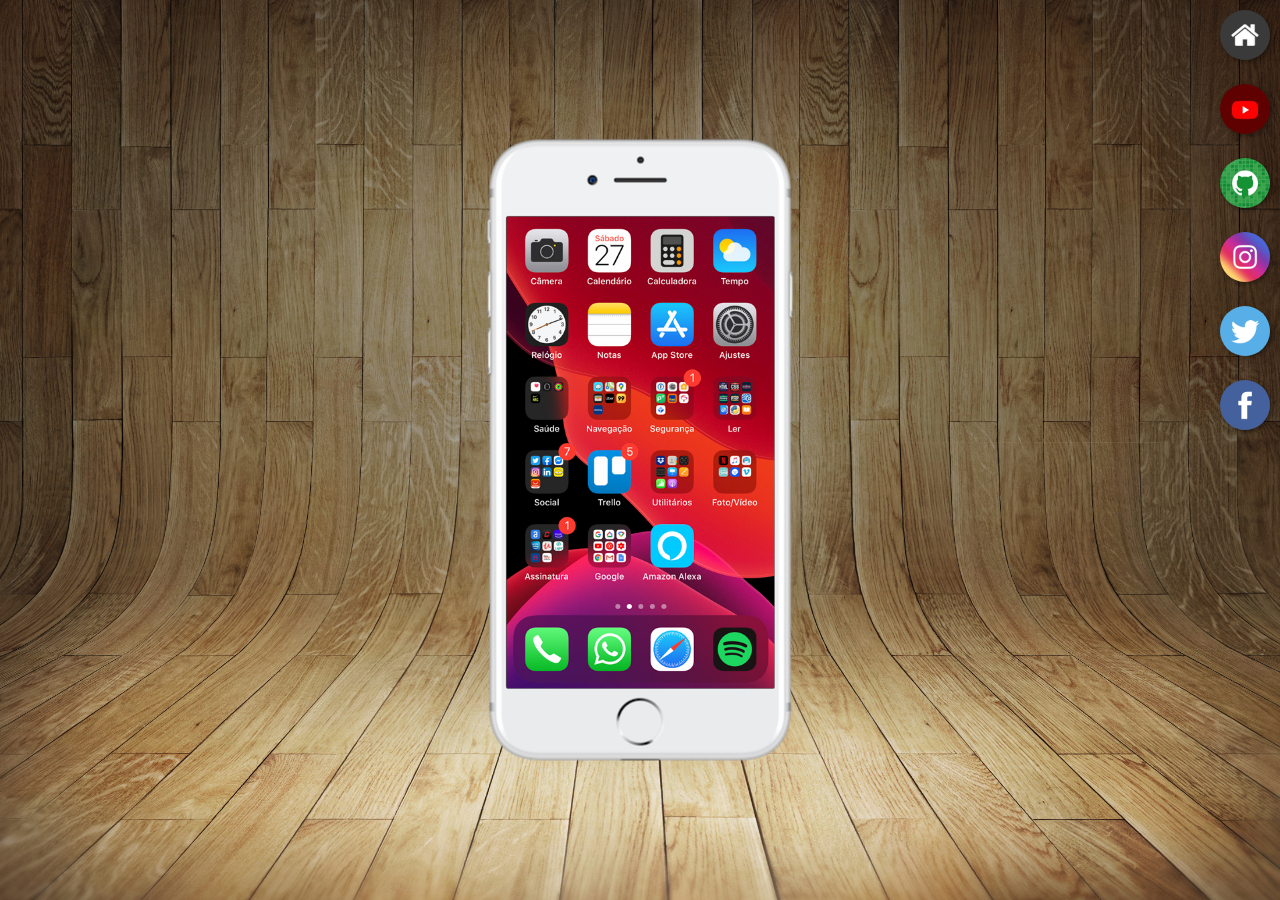
<file: index.html>
<!DOCTYPE html>
<html lang="pt-BR">
<head>
    <meta charset="UTF-8">
    <meta name="viewport" content="width=device-width, initial-scale=1.0">
    <link rel="shortcut icon" href="favicon.ico" type="image/x-icon">
    <title>Projeto Redes Sociais</title>
    <link rel="stylesheet" href="/estilos/style.css">
</head>
<body>
    <main>
        <section id="telefone">
            <iframe src="home.html" name="tela" id="tela" frameborder="0"></iframe>
        </section>
        <section id="redes-sociais">
            <a href="home.html" target="tela"><img src="imagens/logo-home.jpg" alt="Home"></a><br>
            <a href="youtube.html" target="tela"><img src="imagens/logo-youtube.jpg" alt="Youtube"></a><br>
            <a href="github.html" target="tela"><img src="imagens/logo-github.jpg" alt="Github"></a><br>
            <a href="instagram.html" target="tela"><img src="imagens/logo-instagram.jpg" alt="Instagram"></a><br>
            <a href="imagens/tela-twitter.jpg" target="tela"><img src="imagens/logo-twitter.jpg" alt="Twitter"></a><br>
            <a href="facebook.html" target="tela"><img src="imagens/logo-facebook.jpg" alt="Facebook"></a>
            

        </section>
    </main>
    
</body>
</html>
</file>
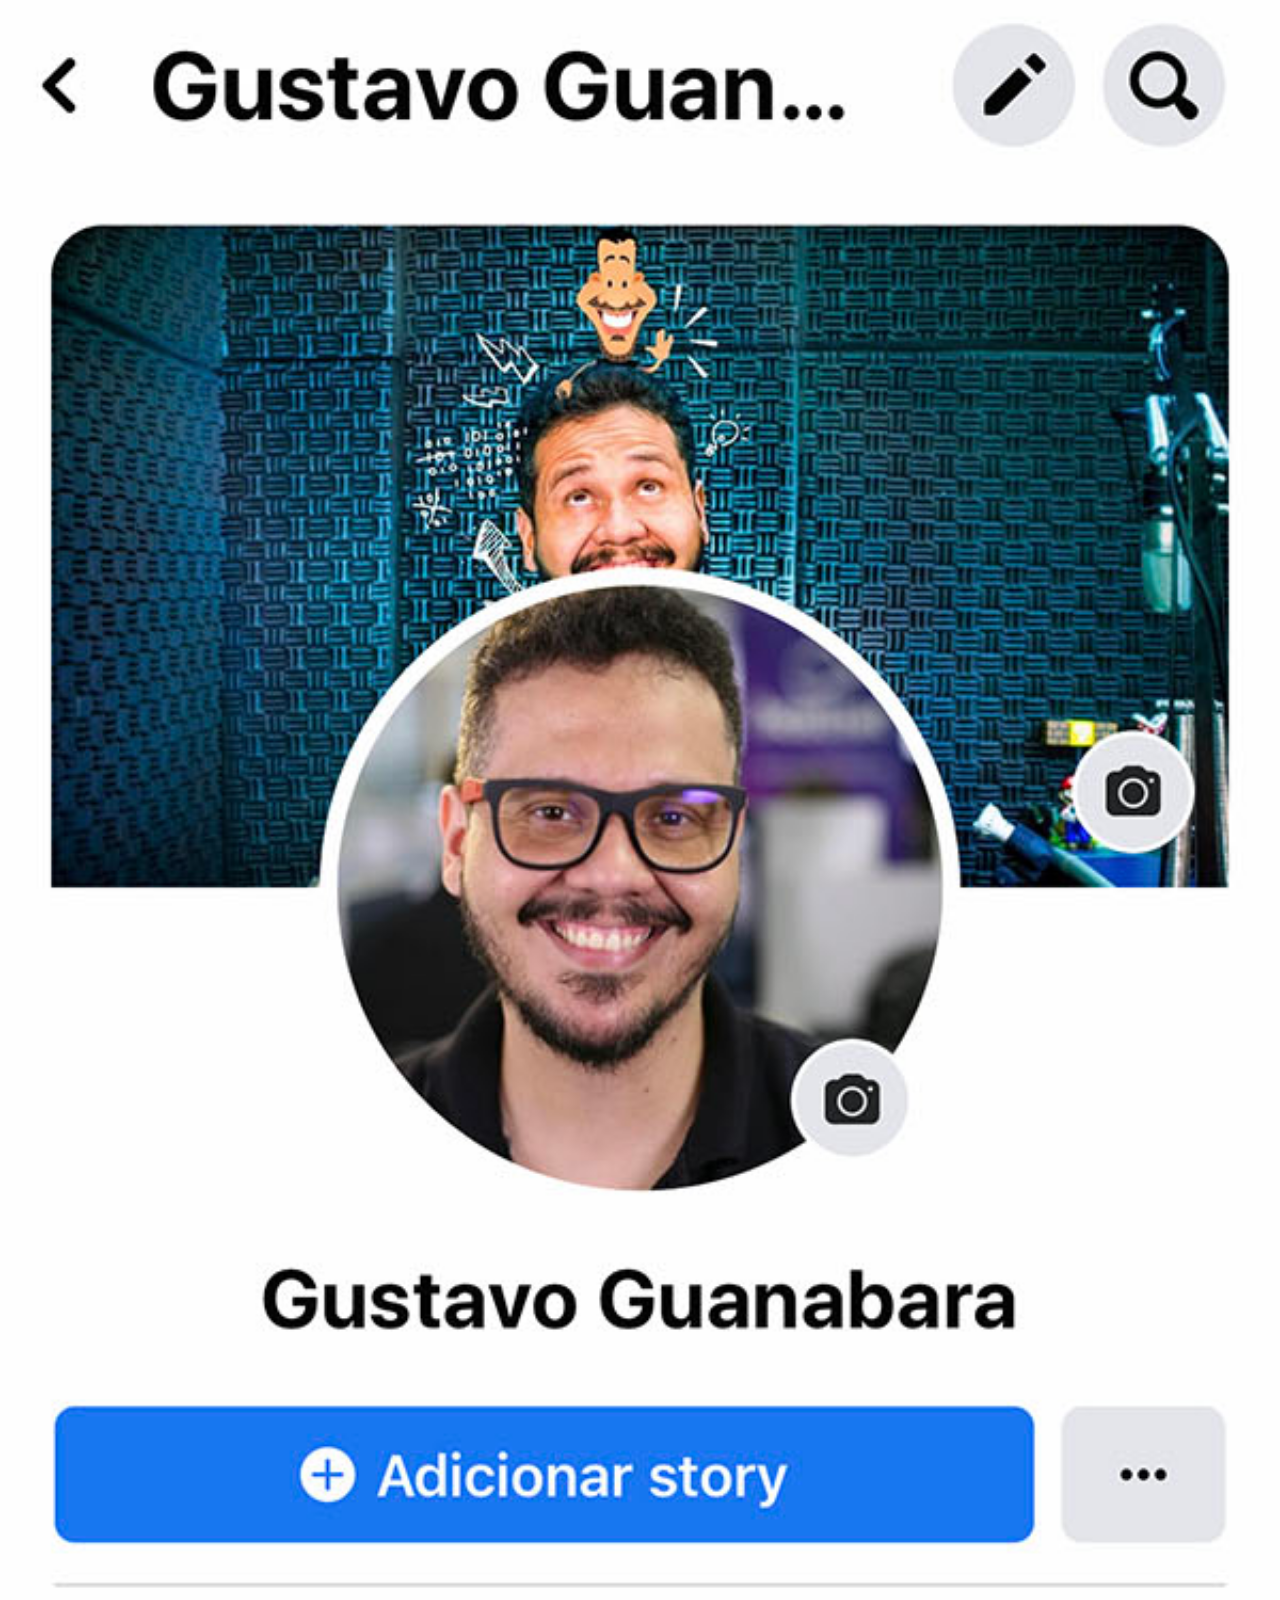
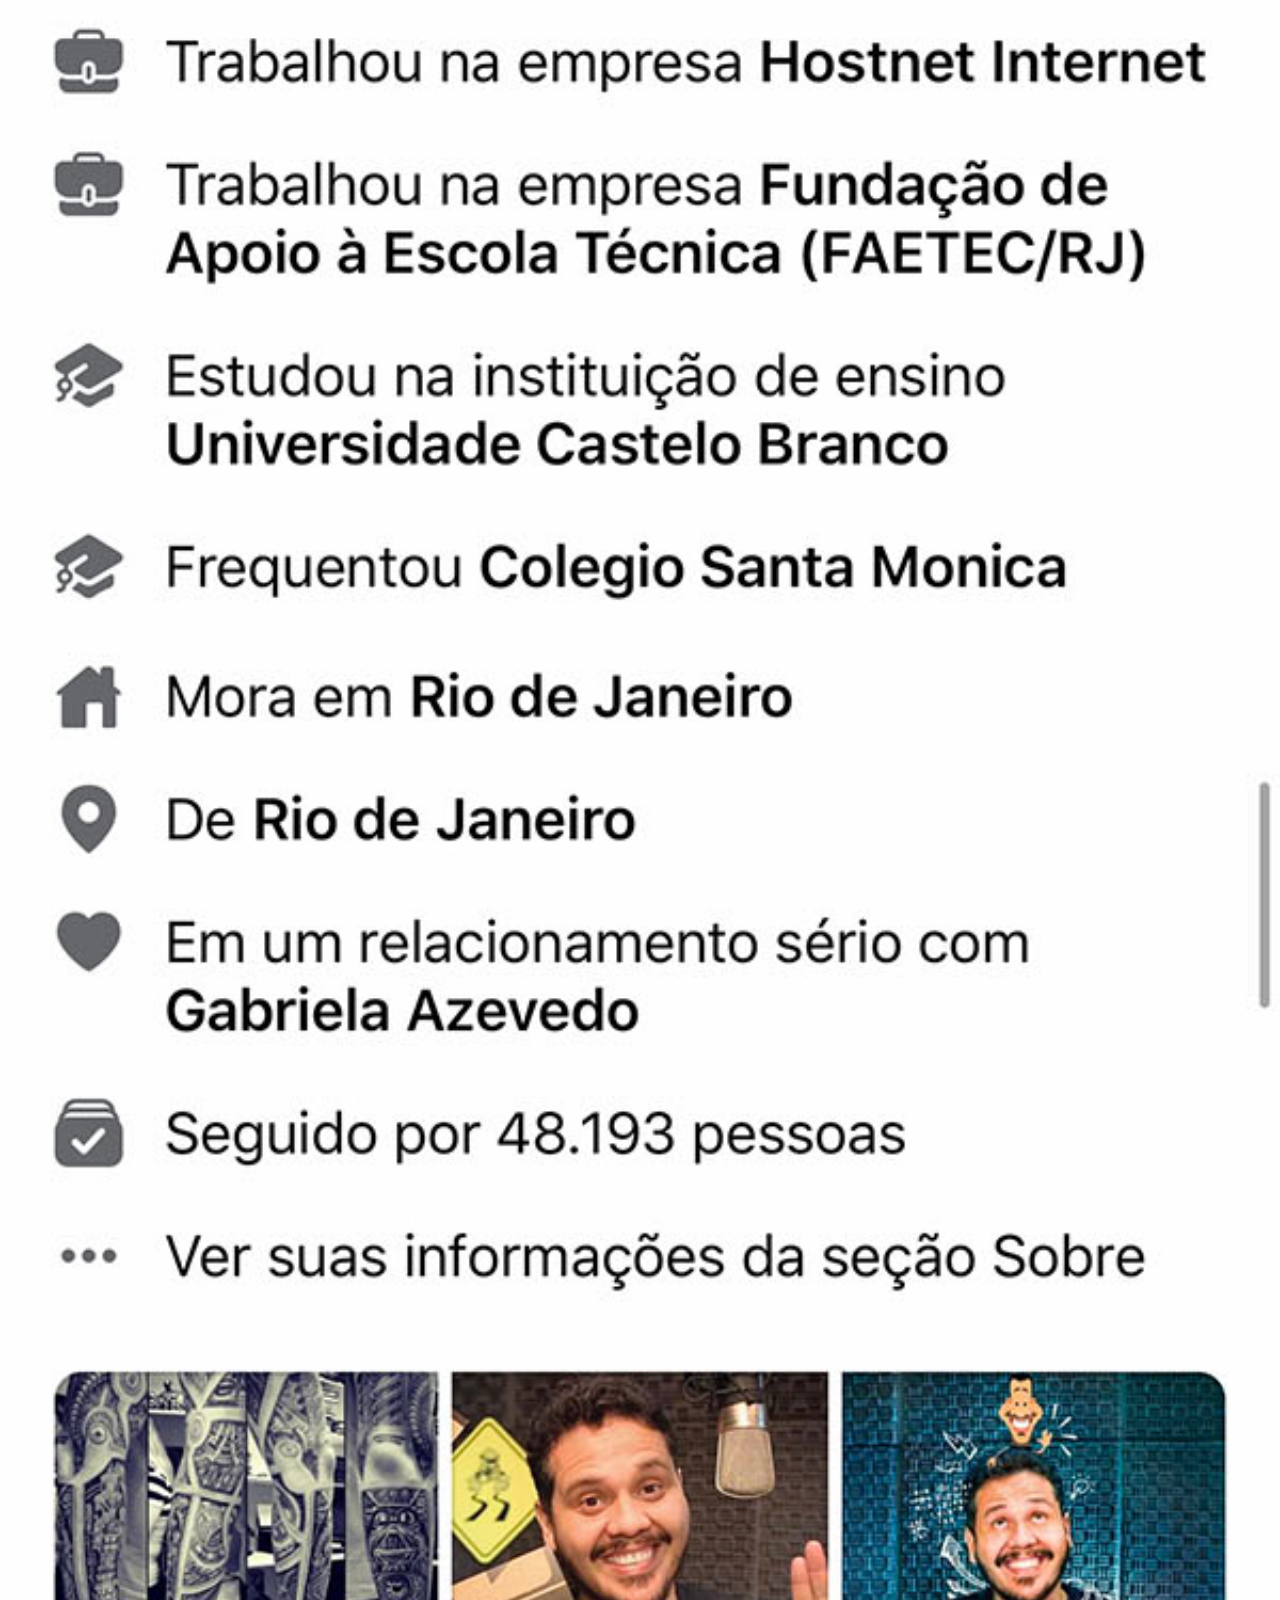
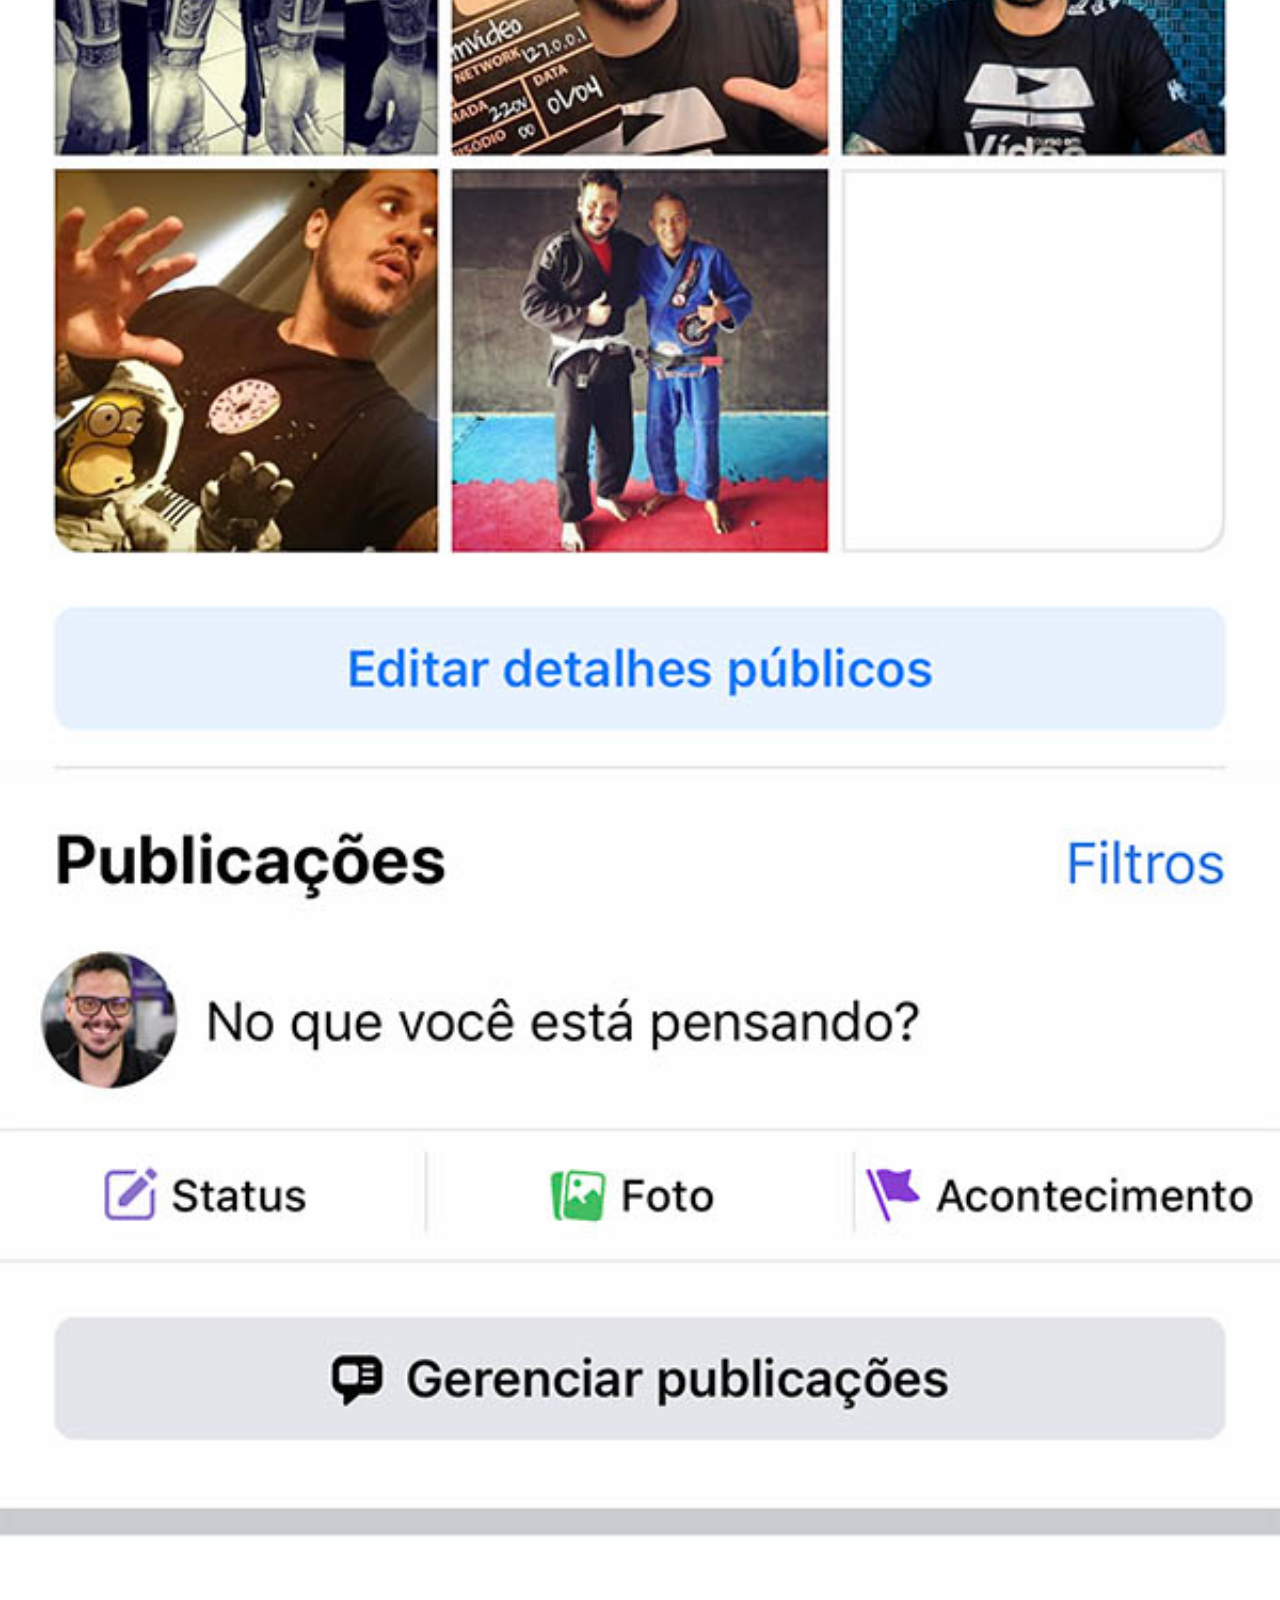
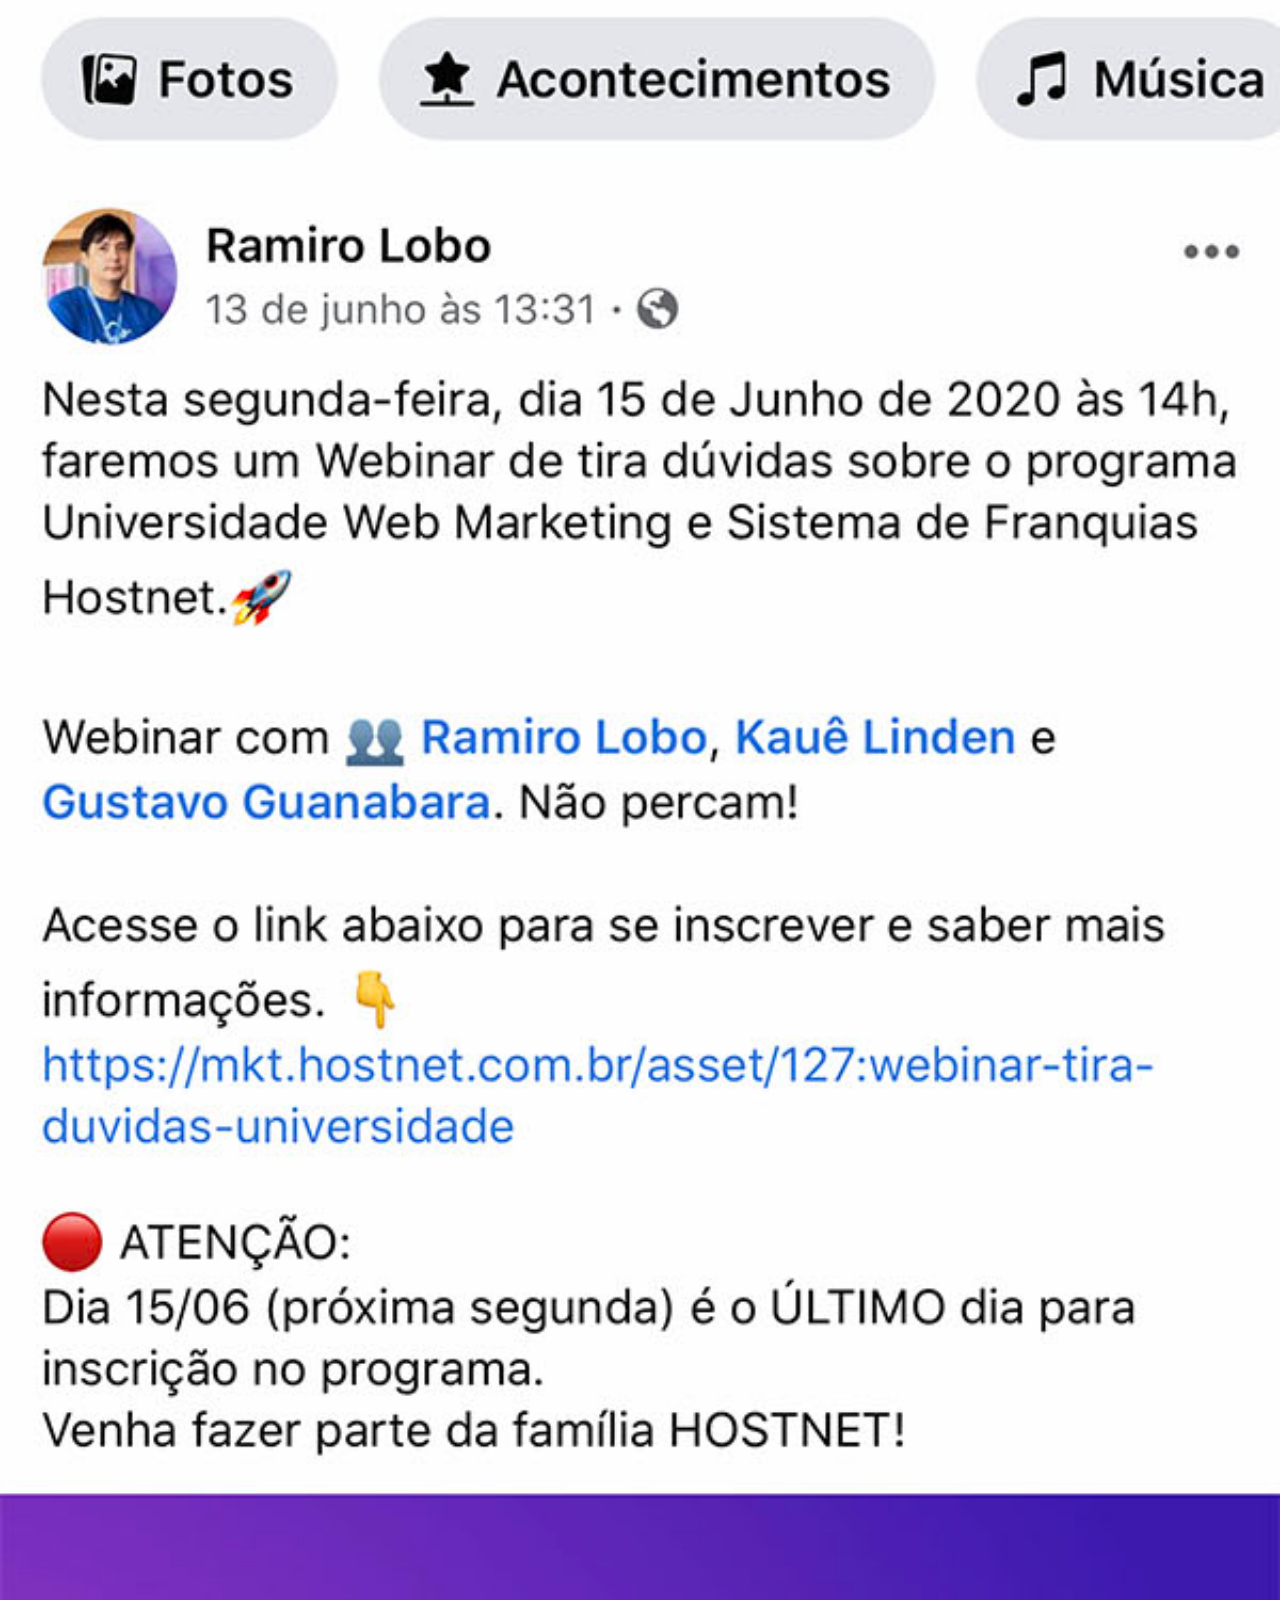
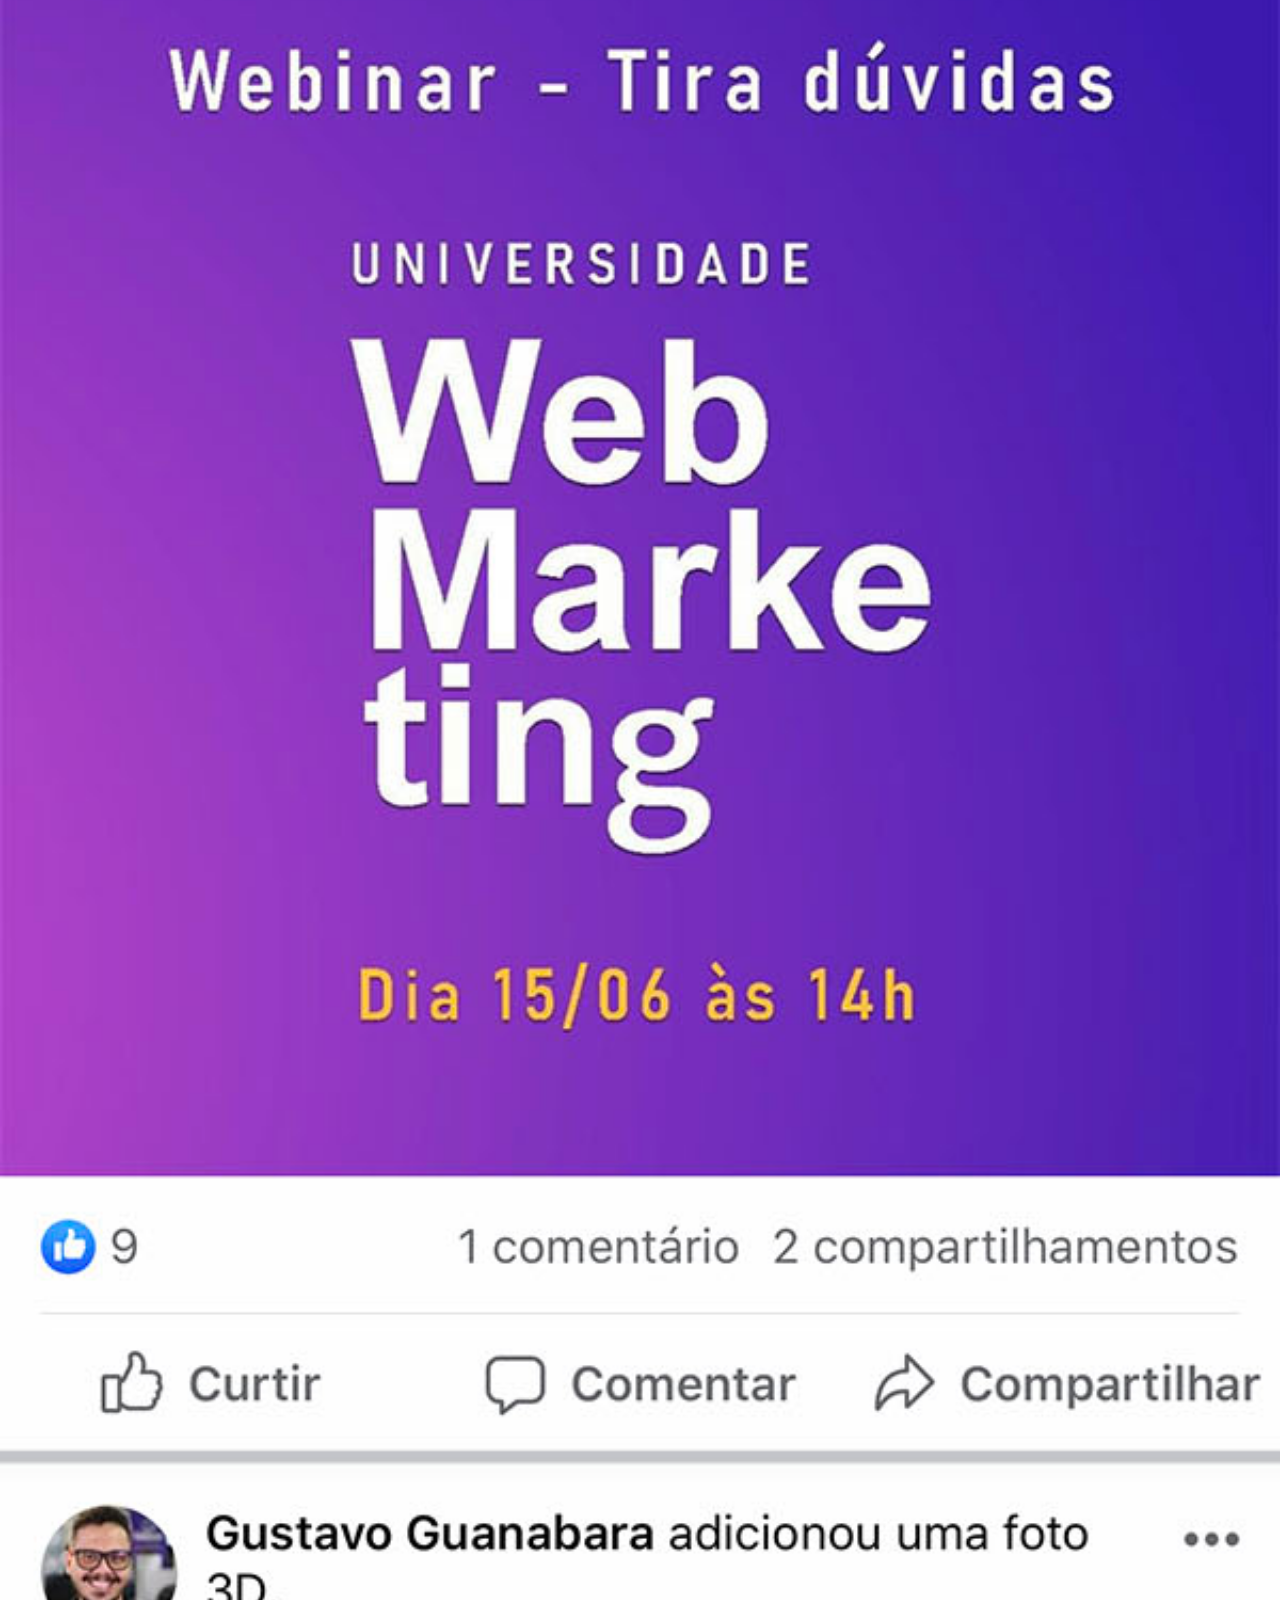
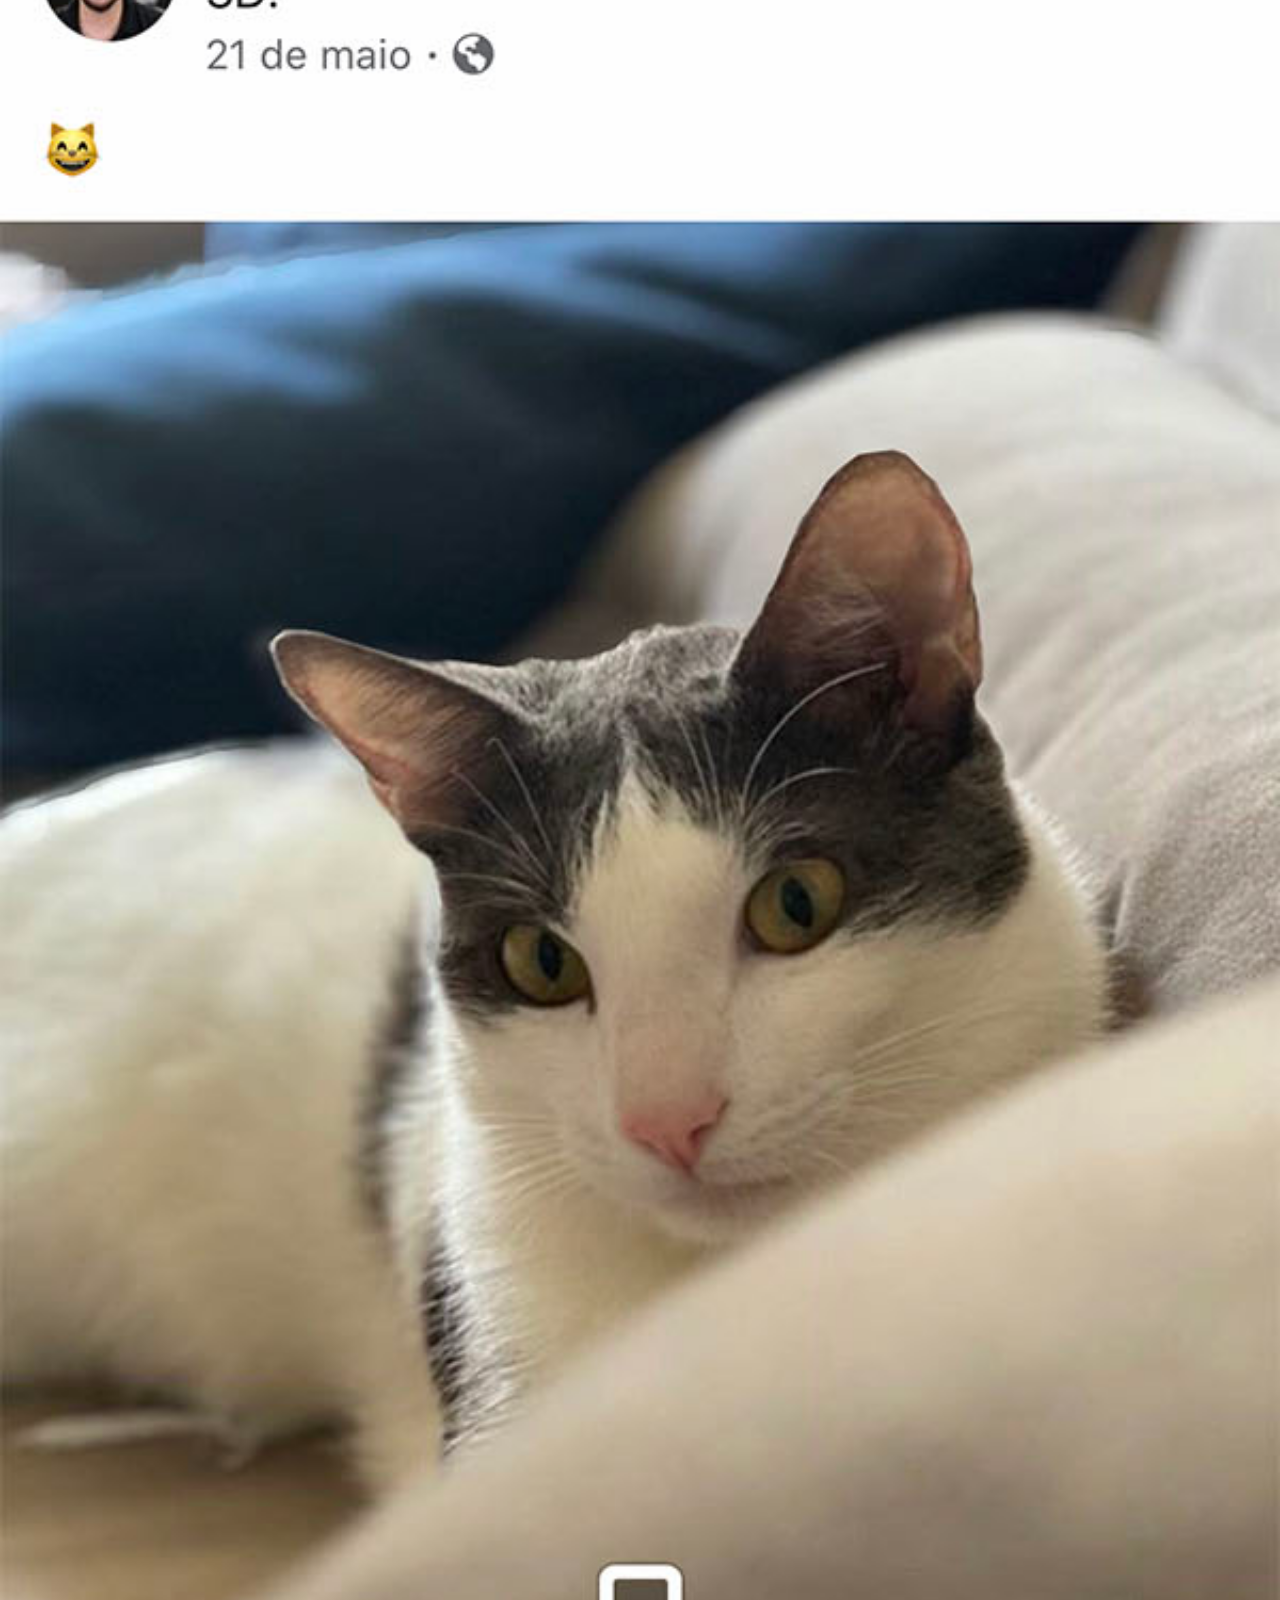
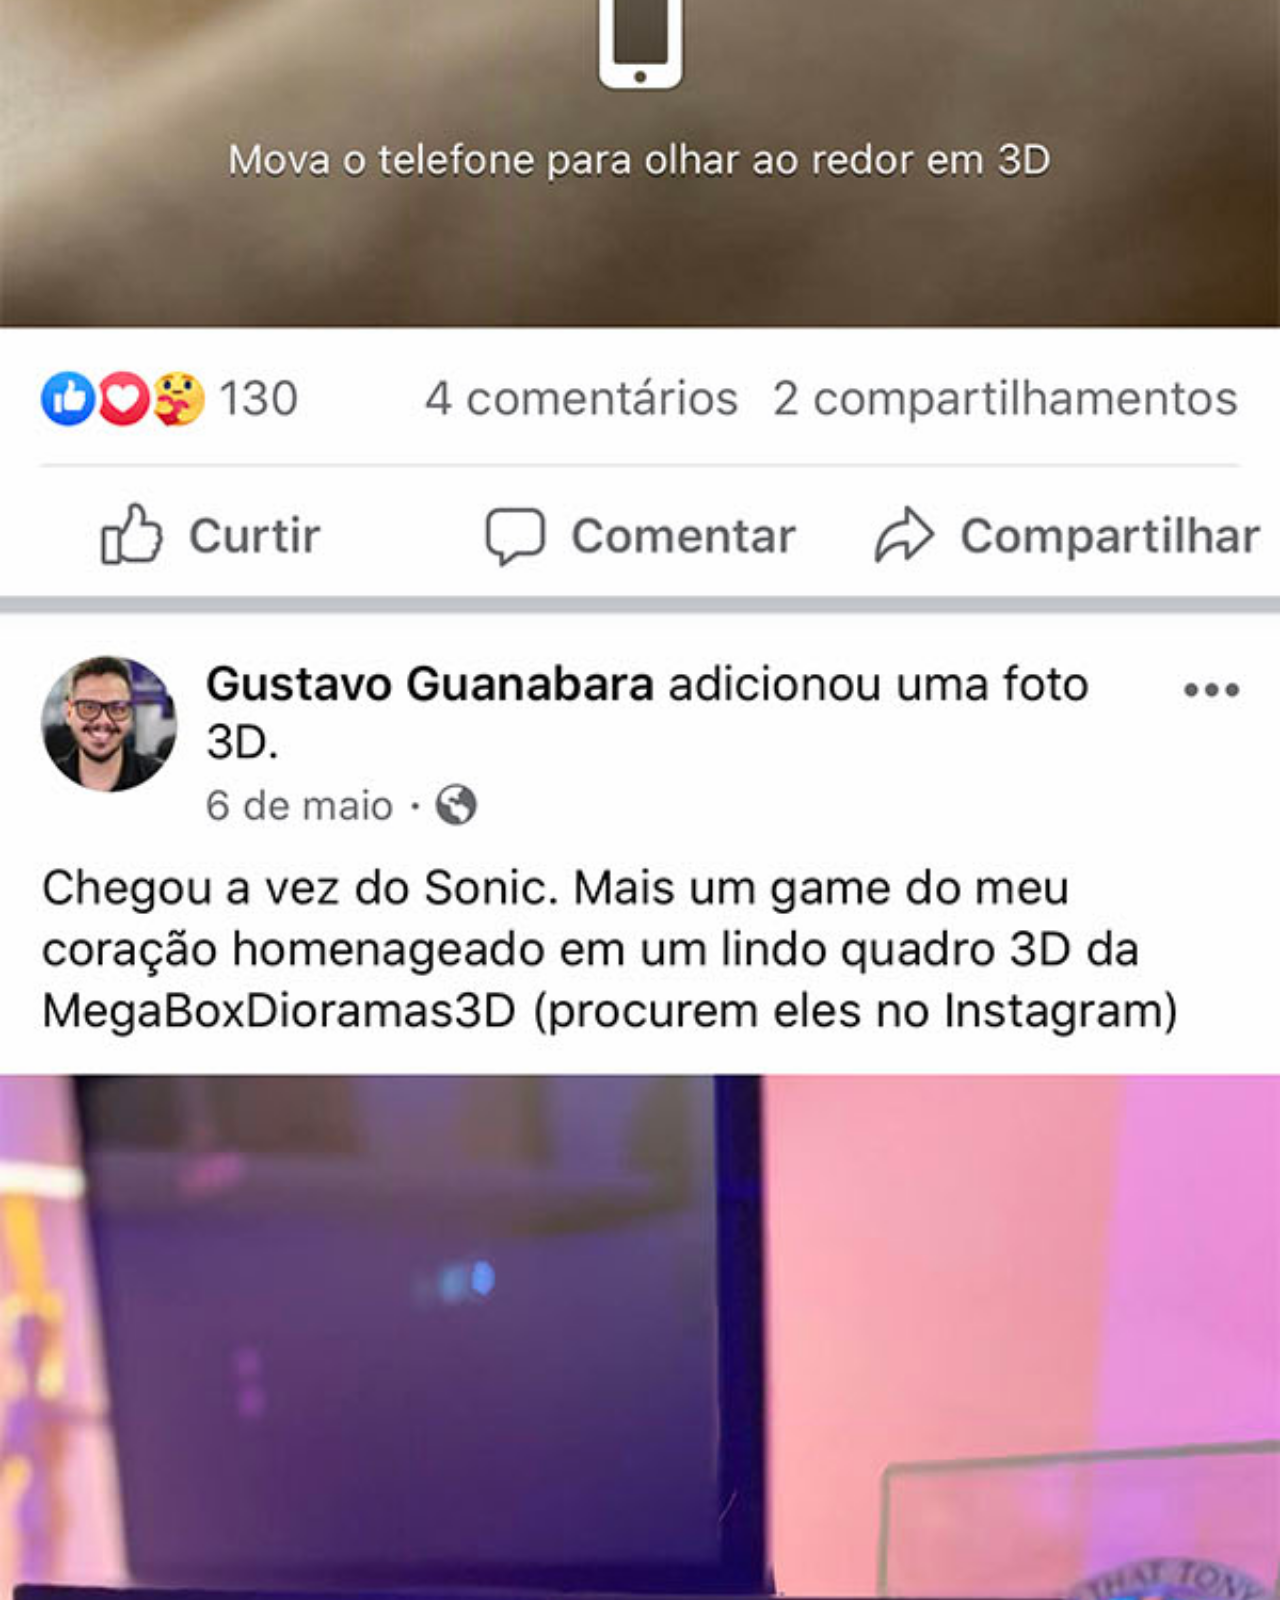
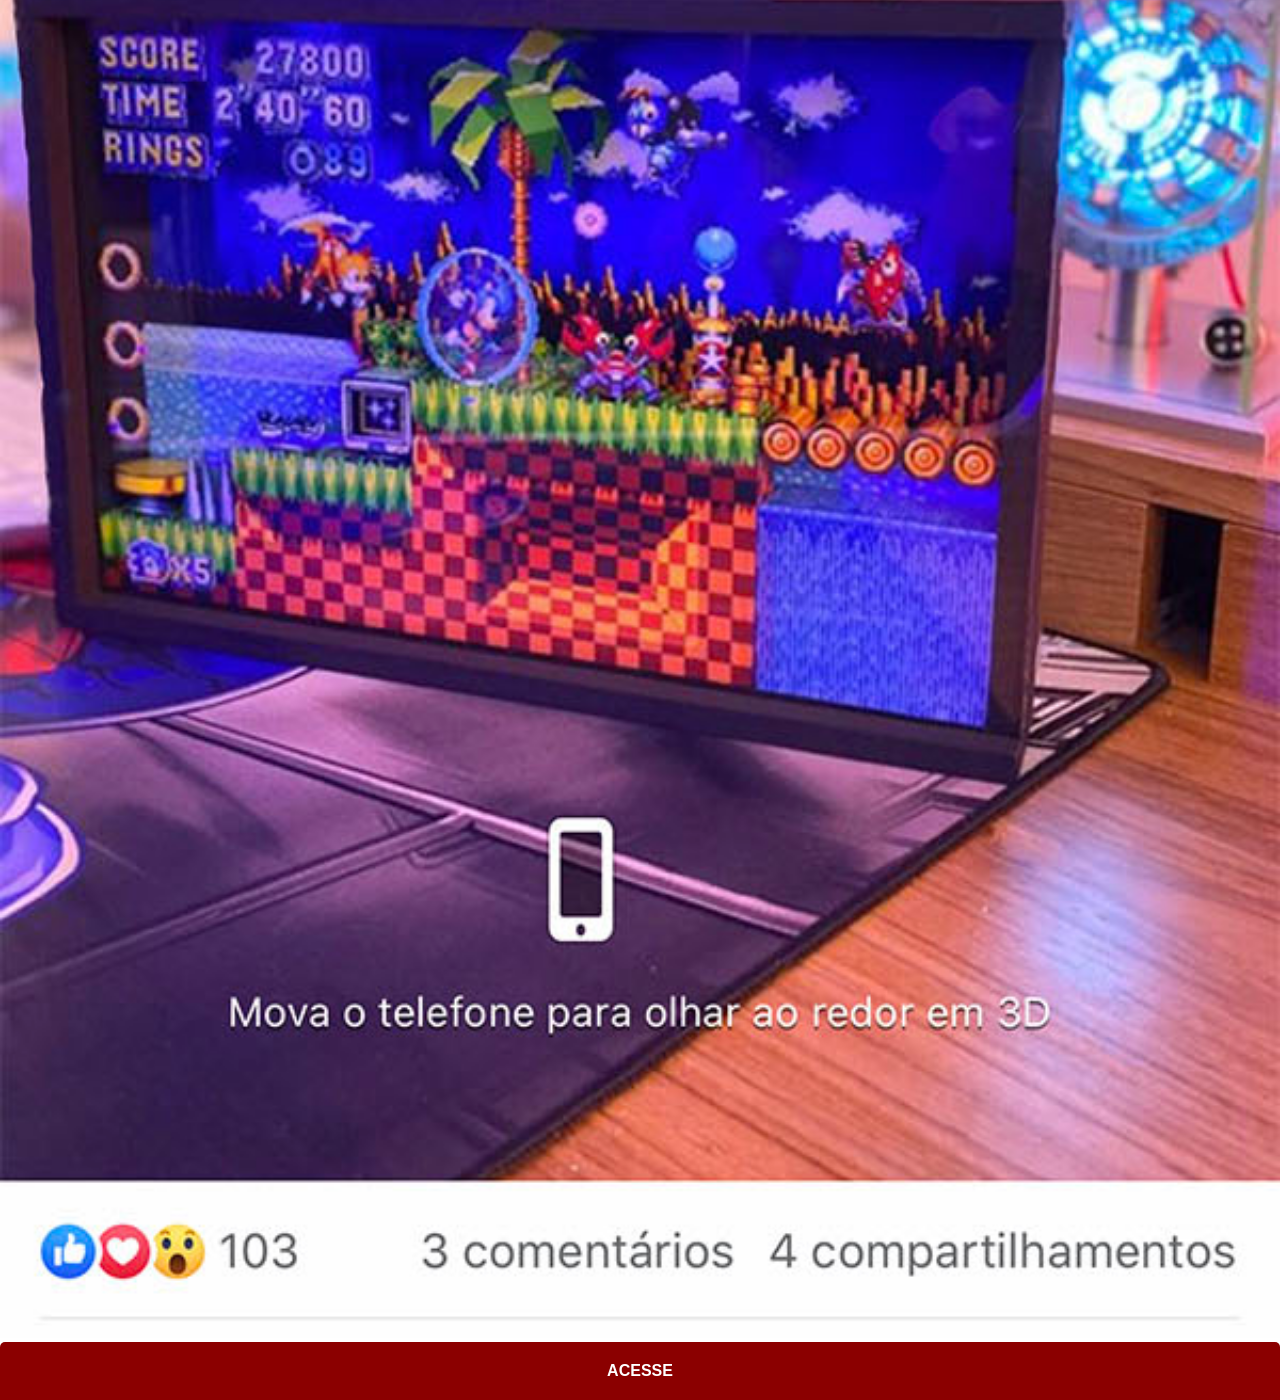
<file: facebook.html>
<!DOCTYPE html>
<html lang="pt-BR">
<head>
    <meta charset="UTF-8">
    <meta name="viewport" content="width=device-width, initial-scale=1.0">
    <title>Instagram</title>
    <link rel="stylesheet" href="estilos/social.css">
</head>
<body>
    <img src="imagens/tela-facebook.jpg" alt="Facebook">
    <a href="https://www.facebook.com/flavio.gomes.58910?locale=pt_BR" target="_blank">ACESSE</a>
</body>
</html>
</file>
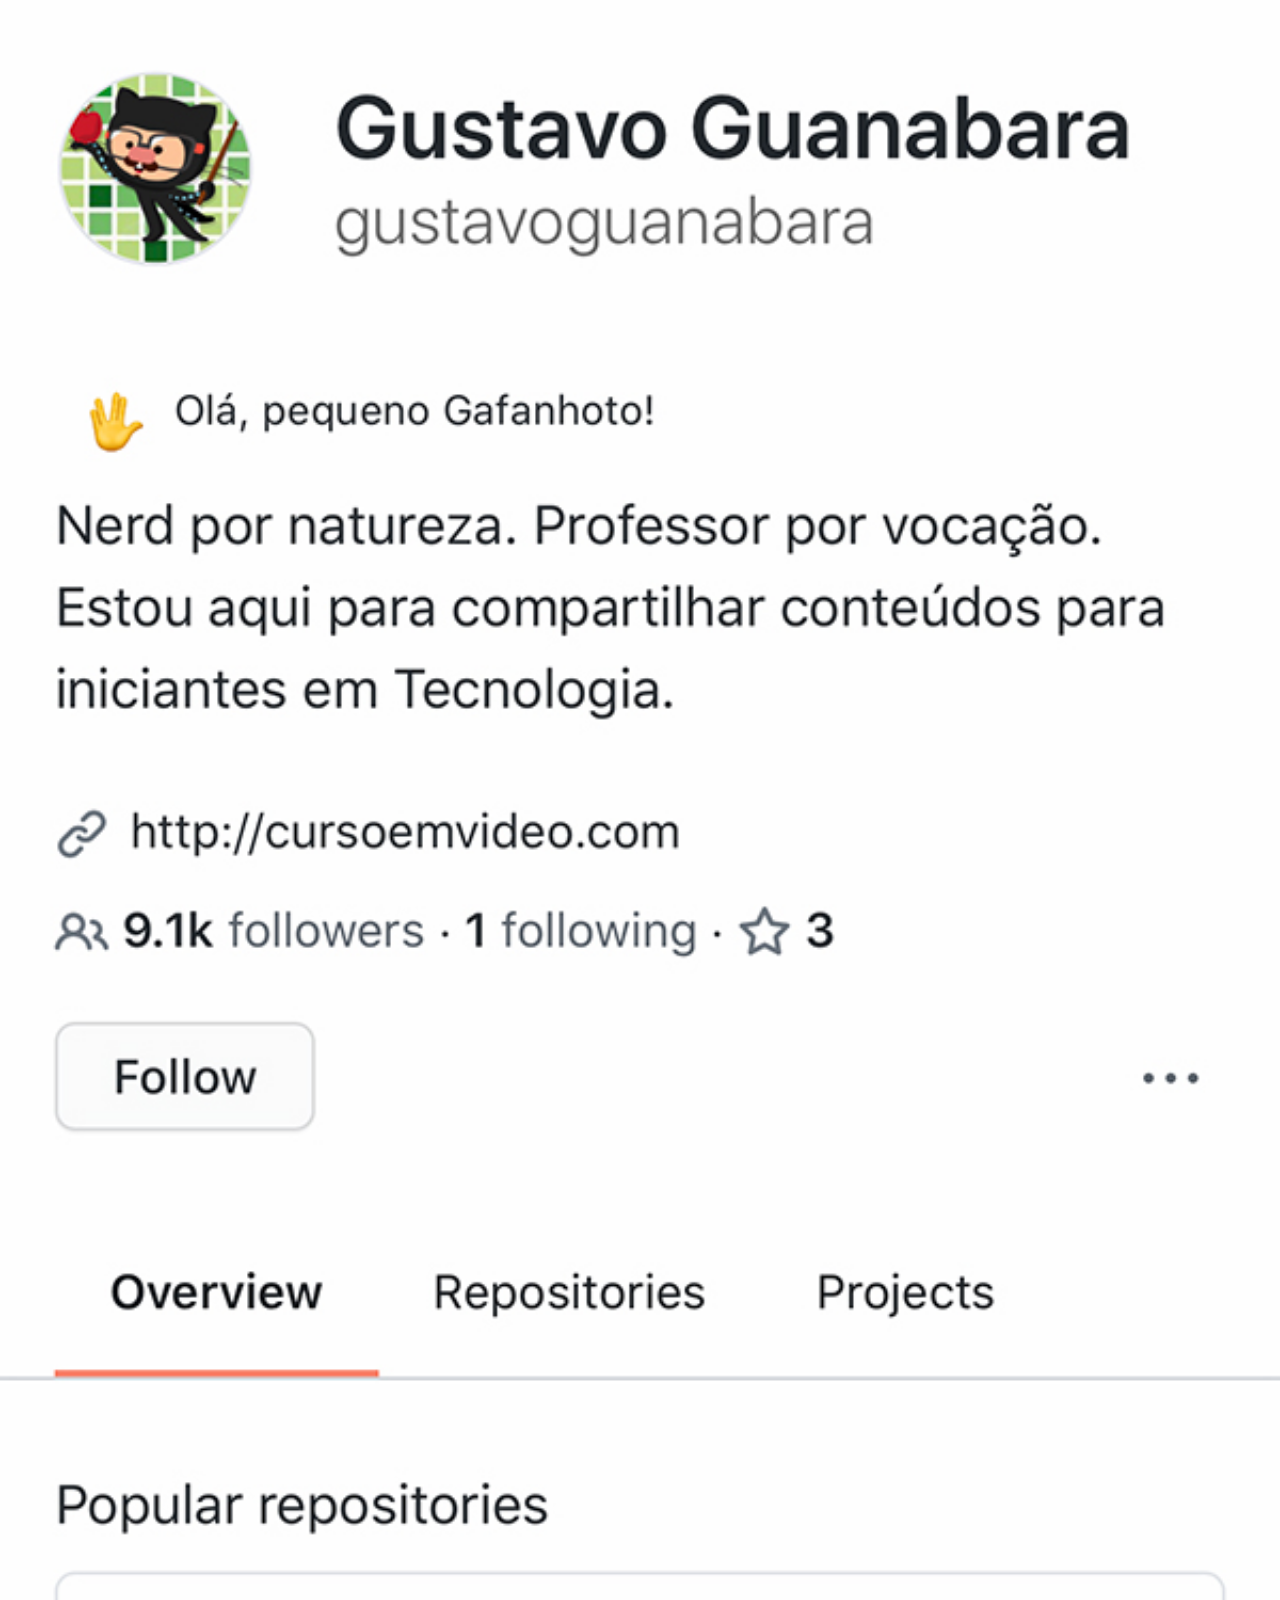
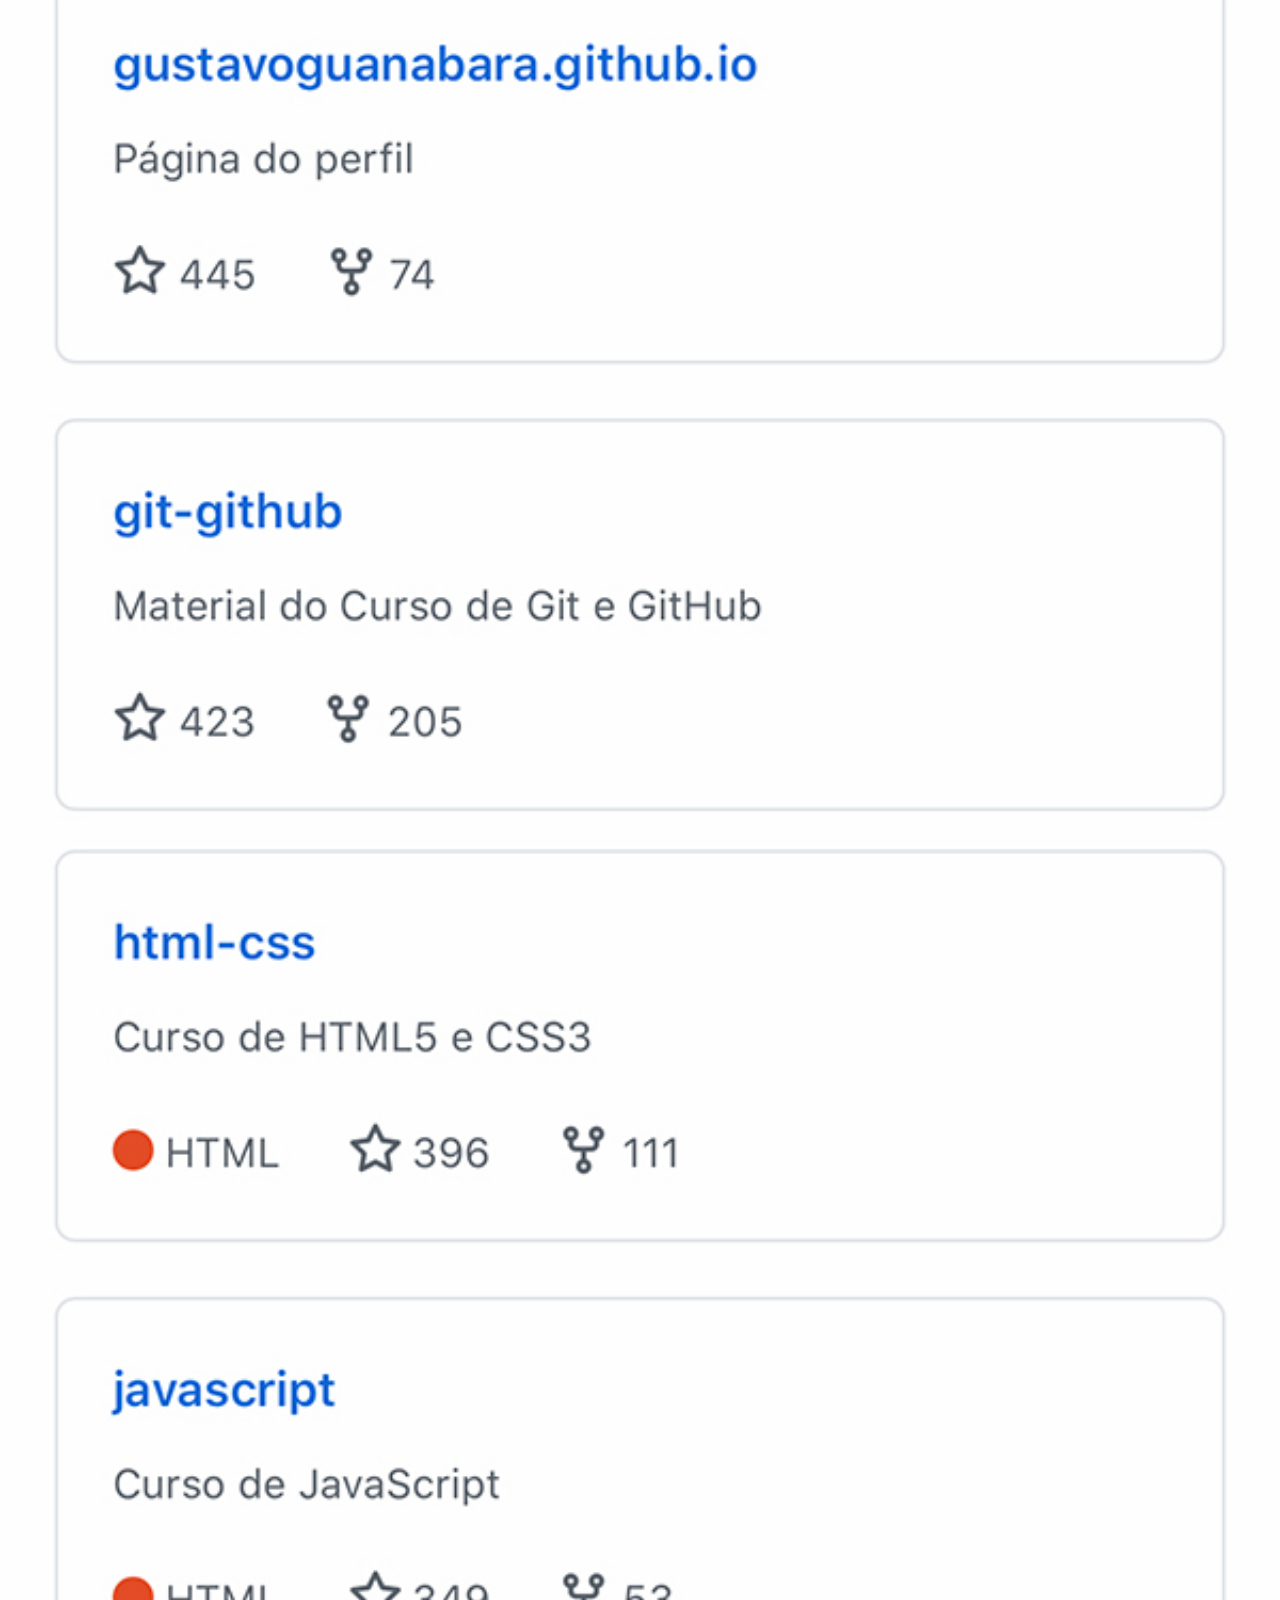
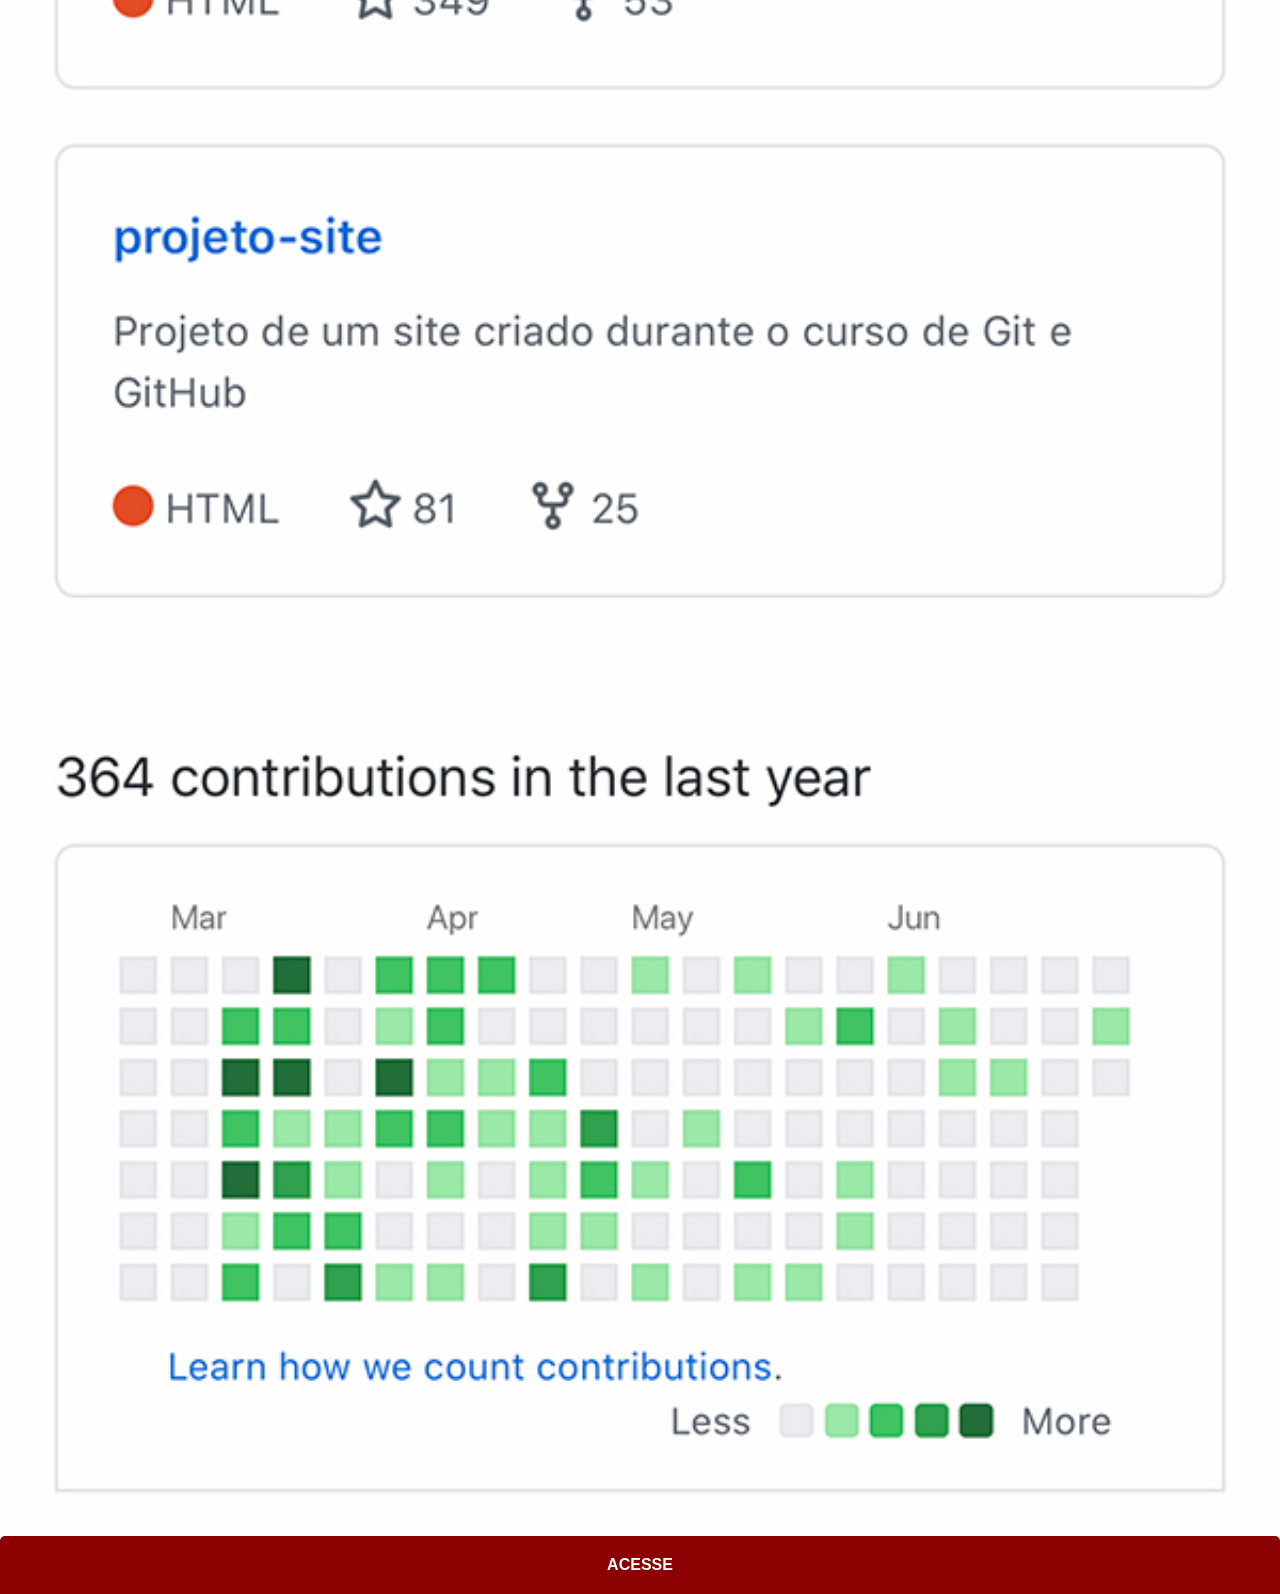
<file: github.html>
<!DOCTYPE html>
<html lang="pt-BR">
<head>
    <meta charset="UTF-8">
    <meta name="viewport" content="width=device-width, initial-scale=1.0">
    <title>Github</title>
    <link rel="stylesheet" href="estilos/social.css">
</head>
<body>
    <img src="imagens/tela-github.jpg" alt="Github">
    <a href="https://github.com/fglanna" target="_blank">ACESSE</a>
</body>
</html>
</file>
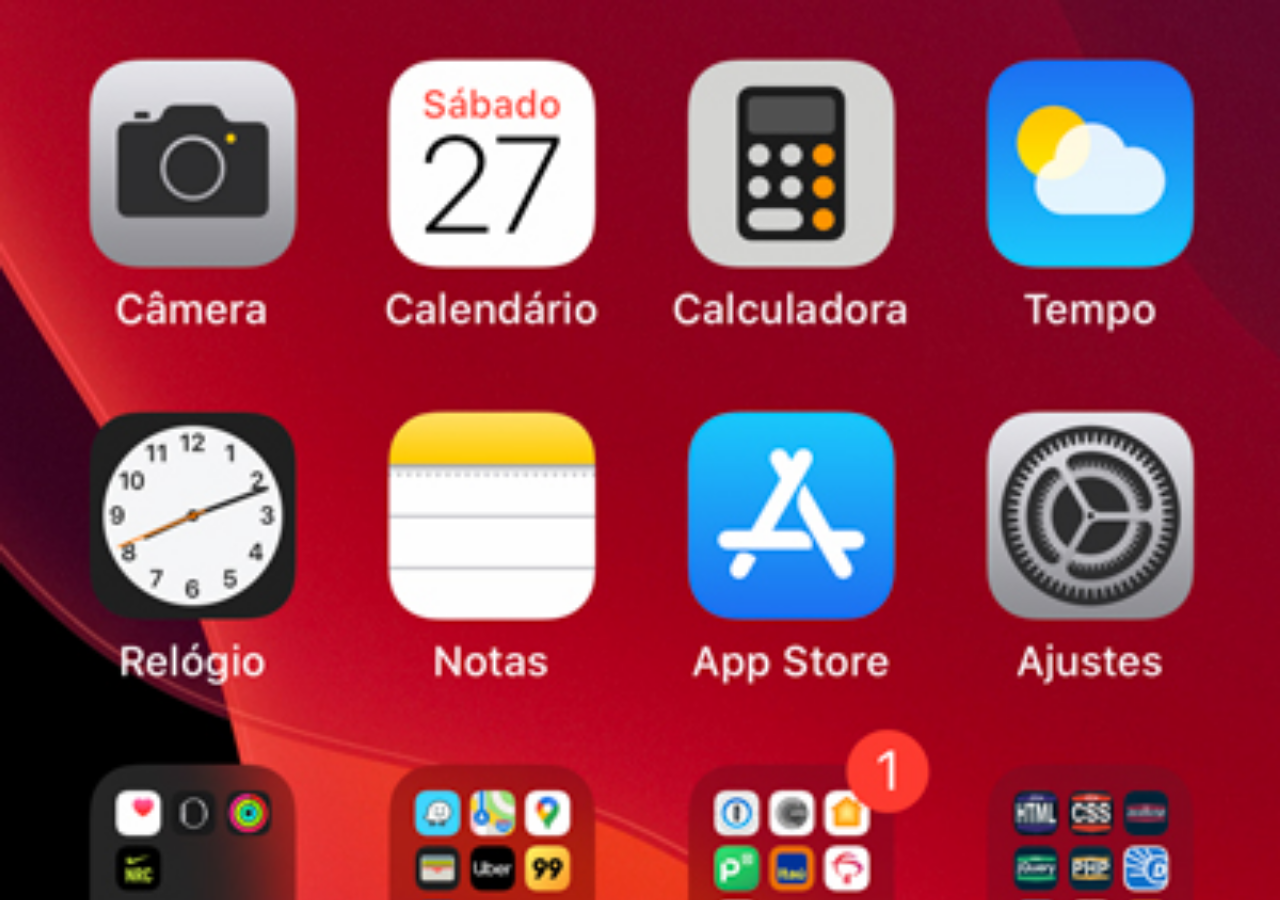
<file: home.html>
<!DOCTYPE html>
<html lang="en">
<head>
    <meta charset="UTF-8">
    <meta name="viewport" content="width=device-width, initial-scale=1.0">
    <title>Home</title>
</head>
<style>
    *{
        margin: 0;
        padding: 0;        
    }

    body {
        width: 100vw;
        height: 100vh;
        background: black url('imagens/tela-home.jpg') no-repeat top center;
        background-size: cover;
       
    }
</style>
<body>
    
</body>
</html>
</file>
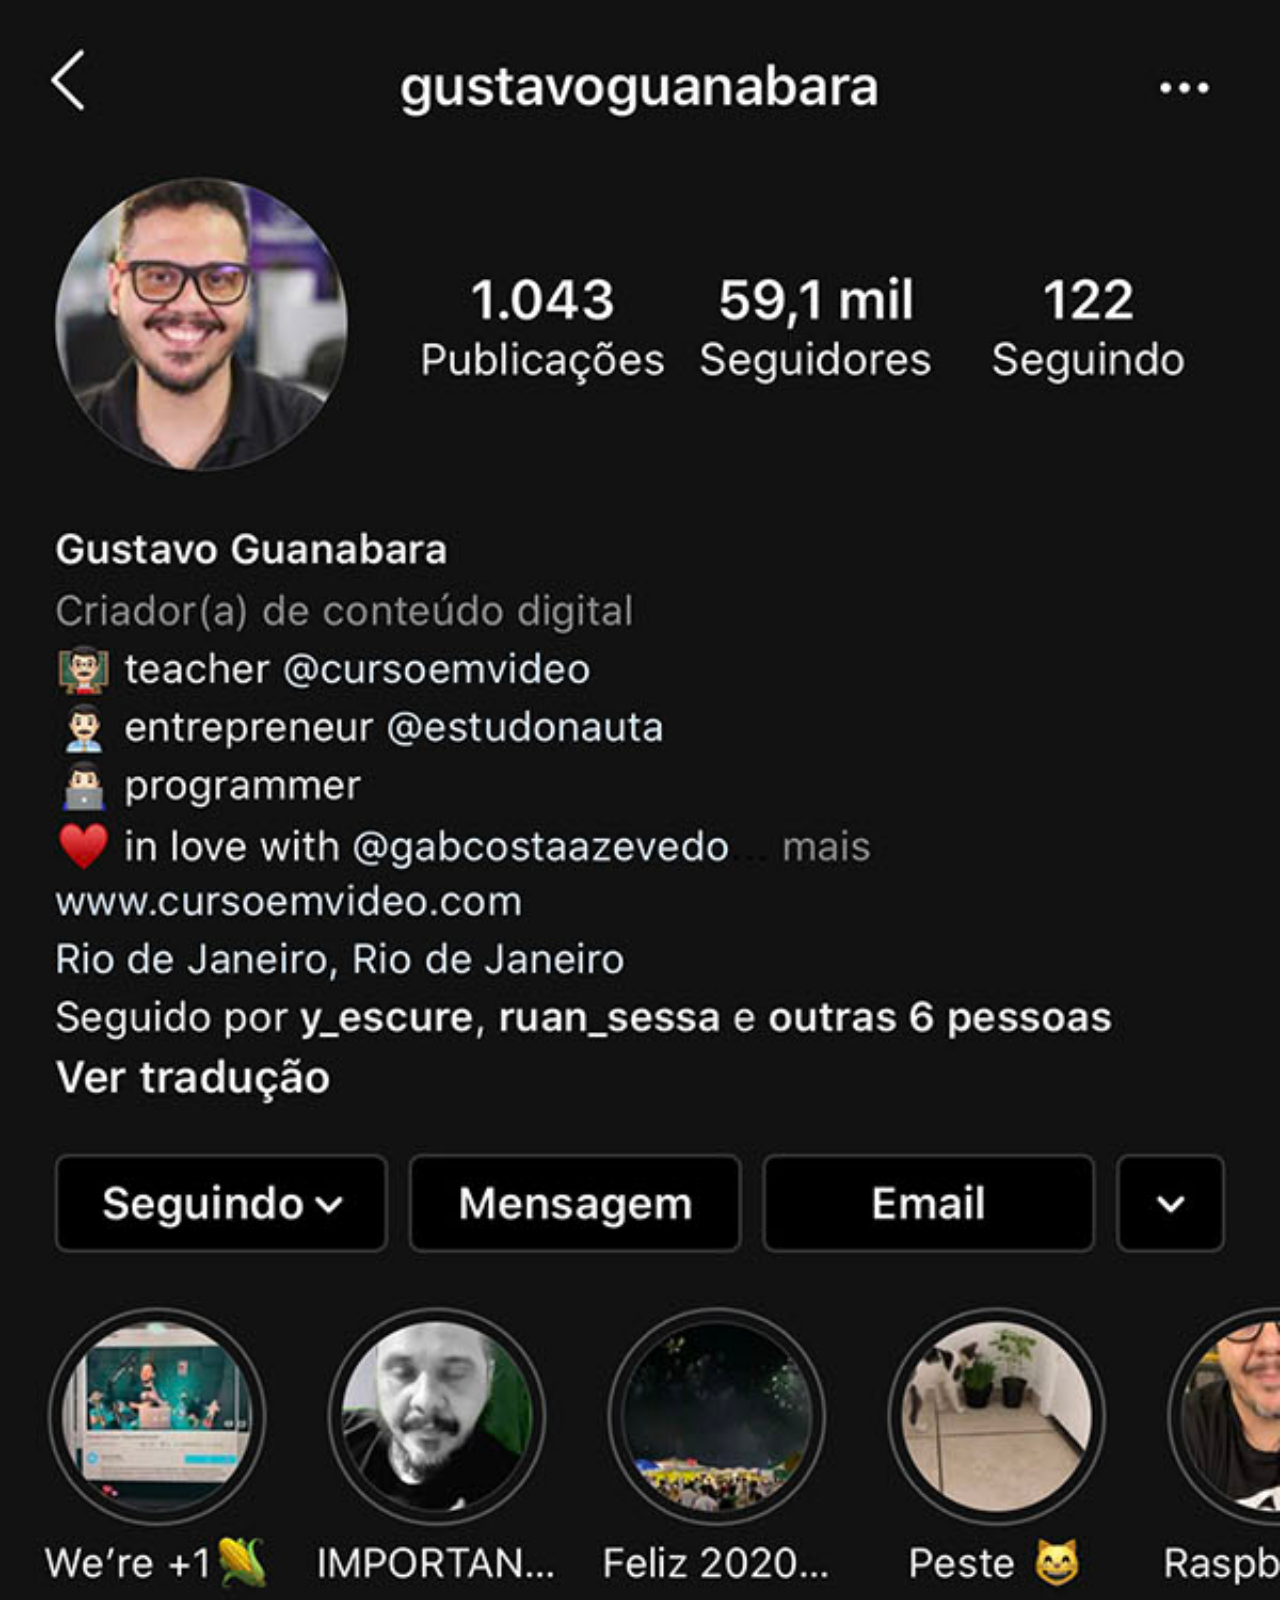
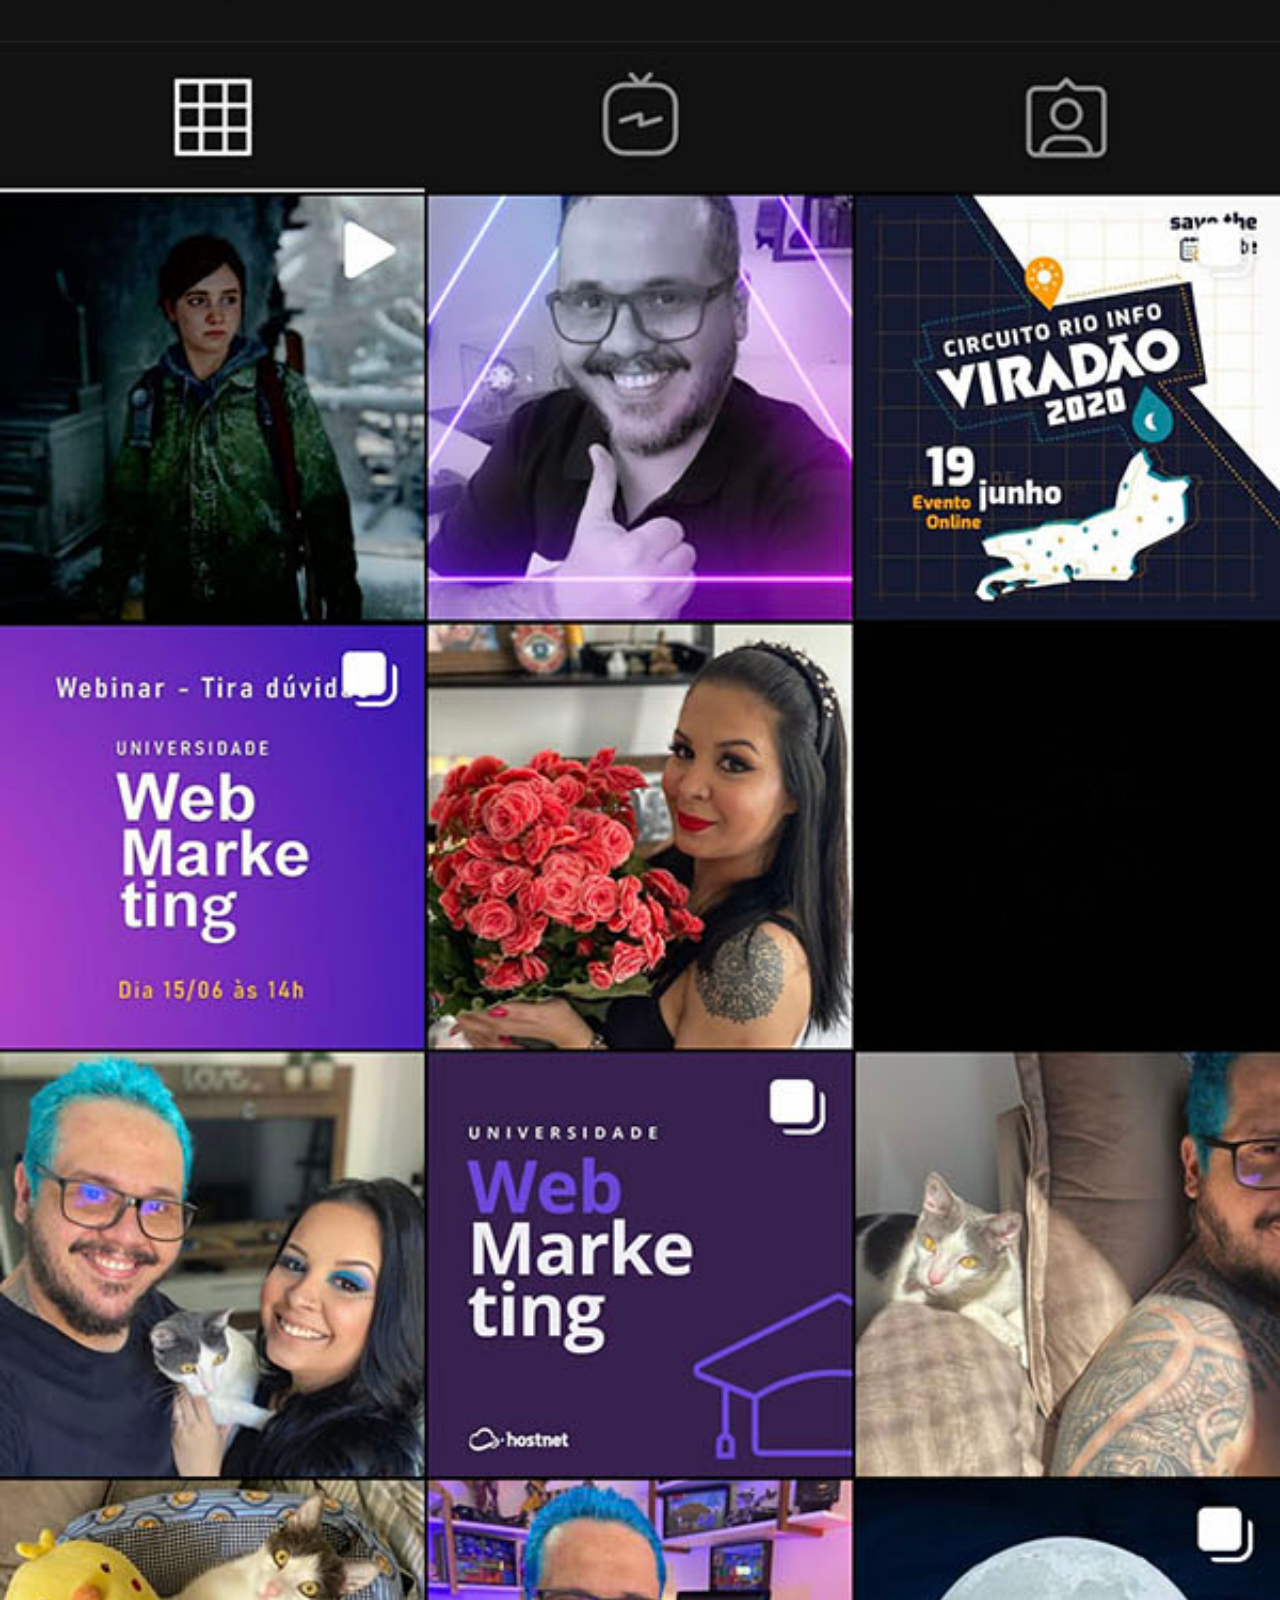
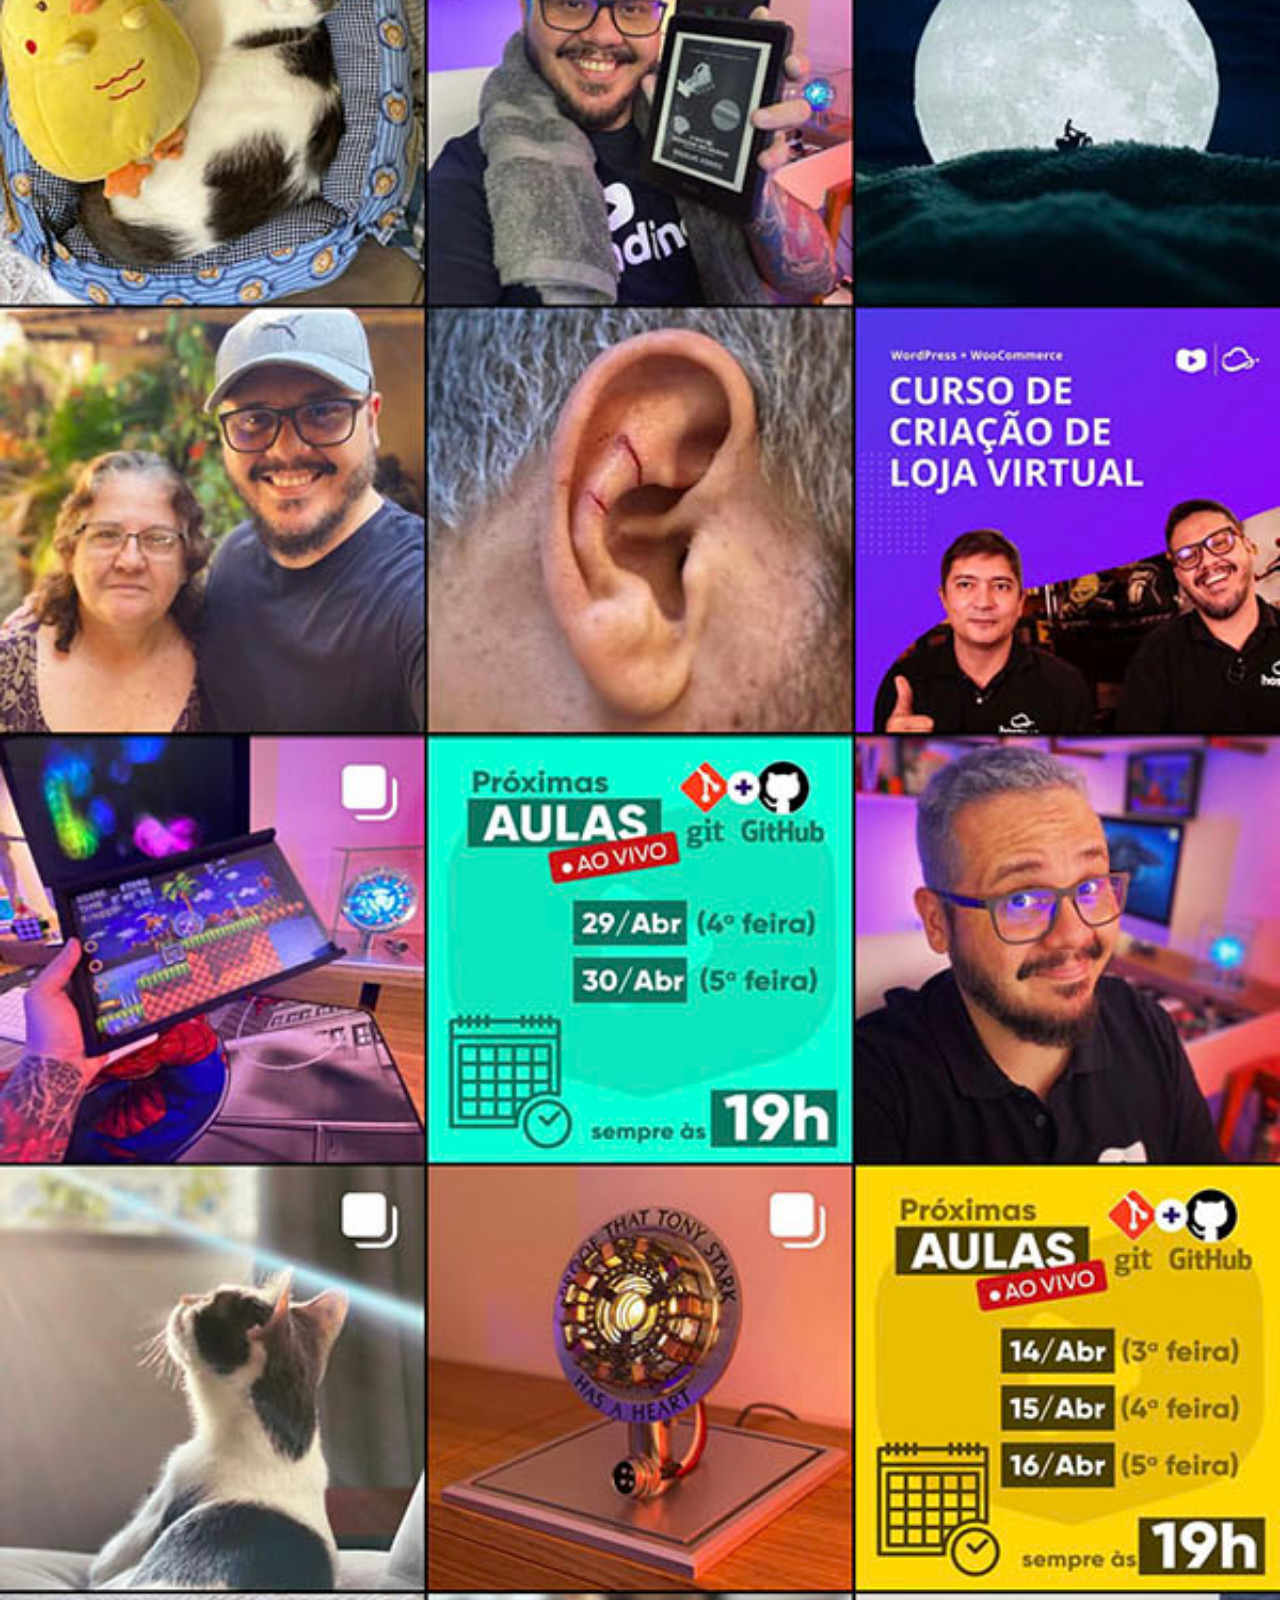
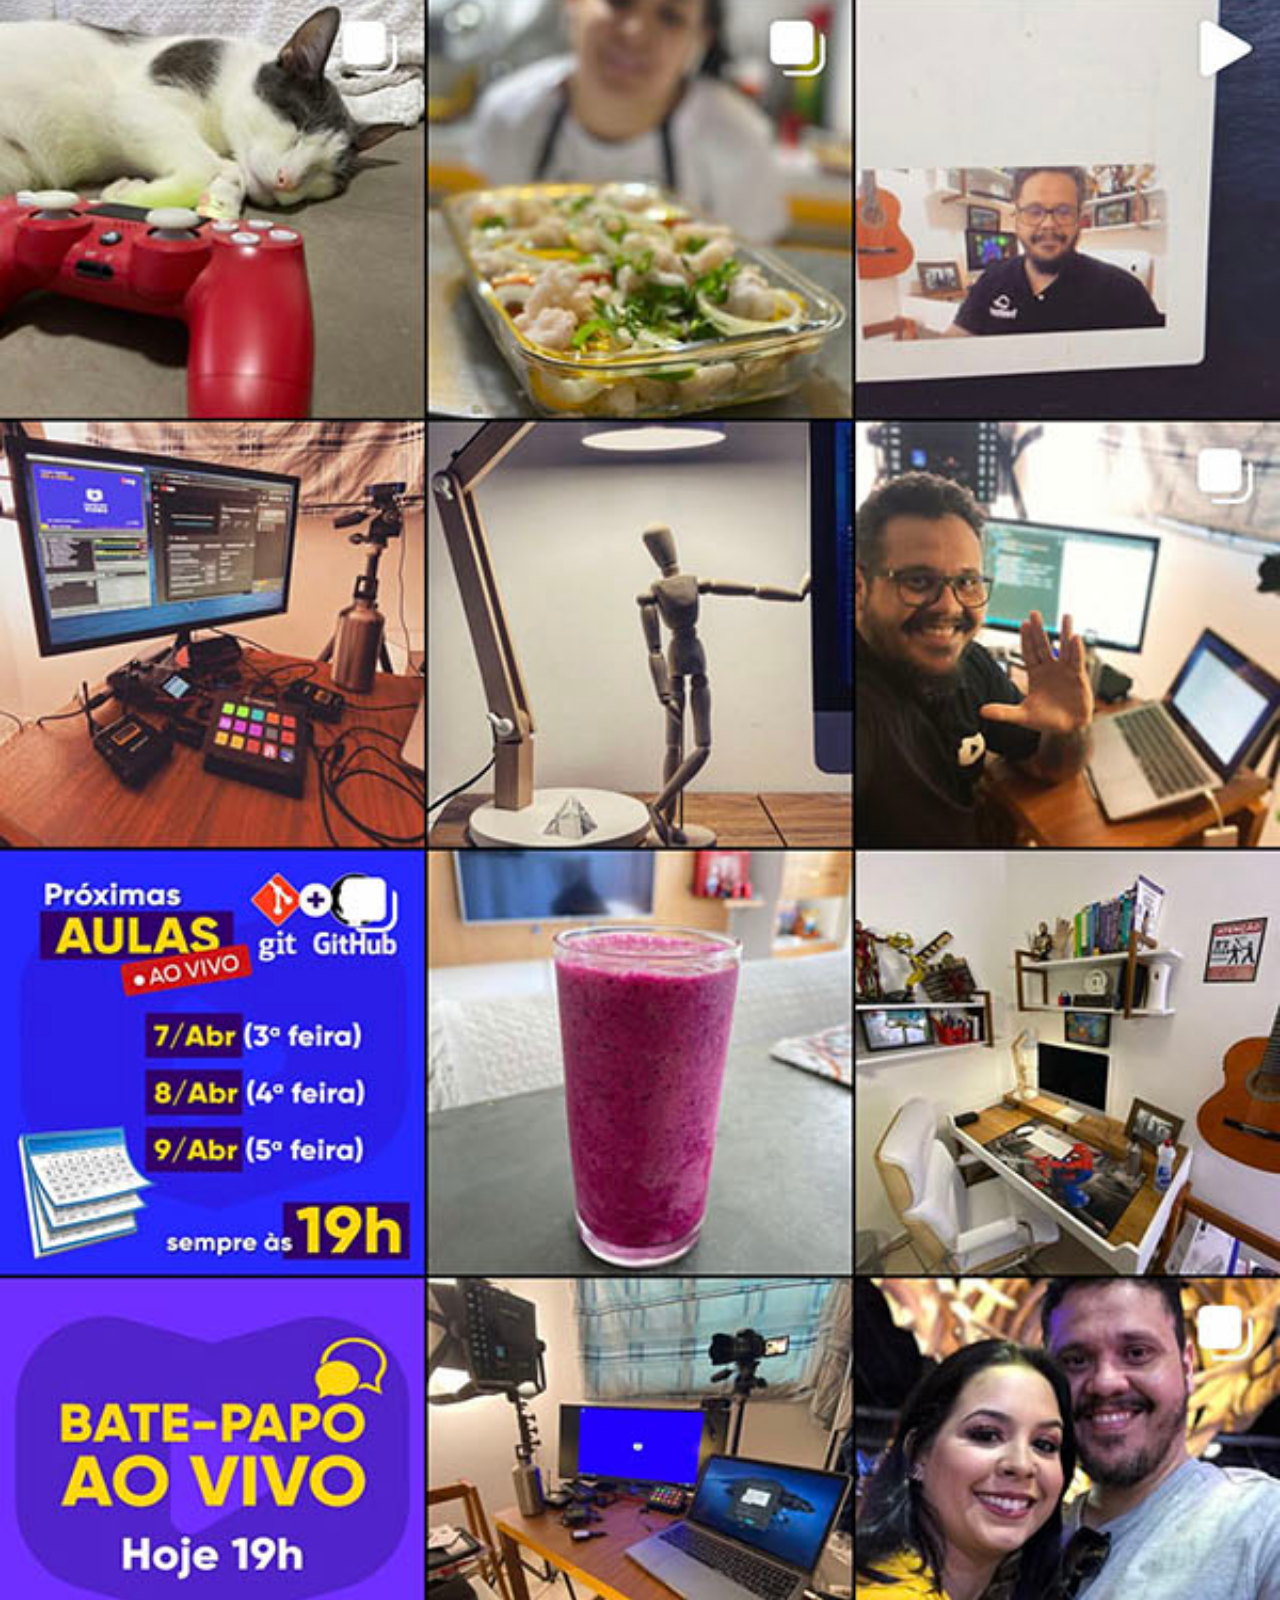
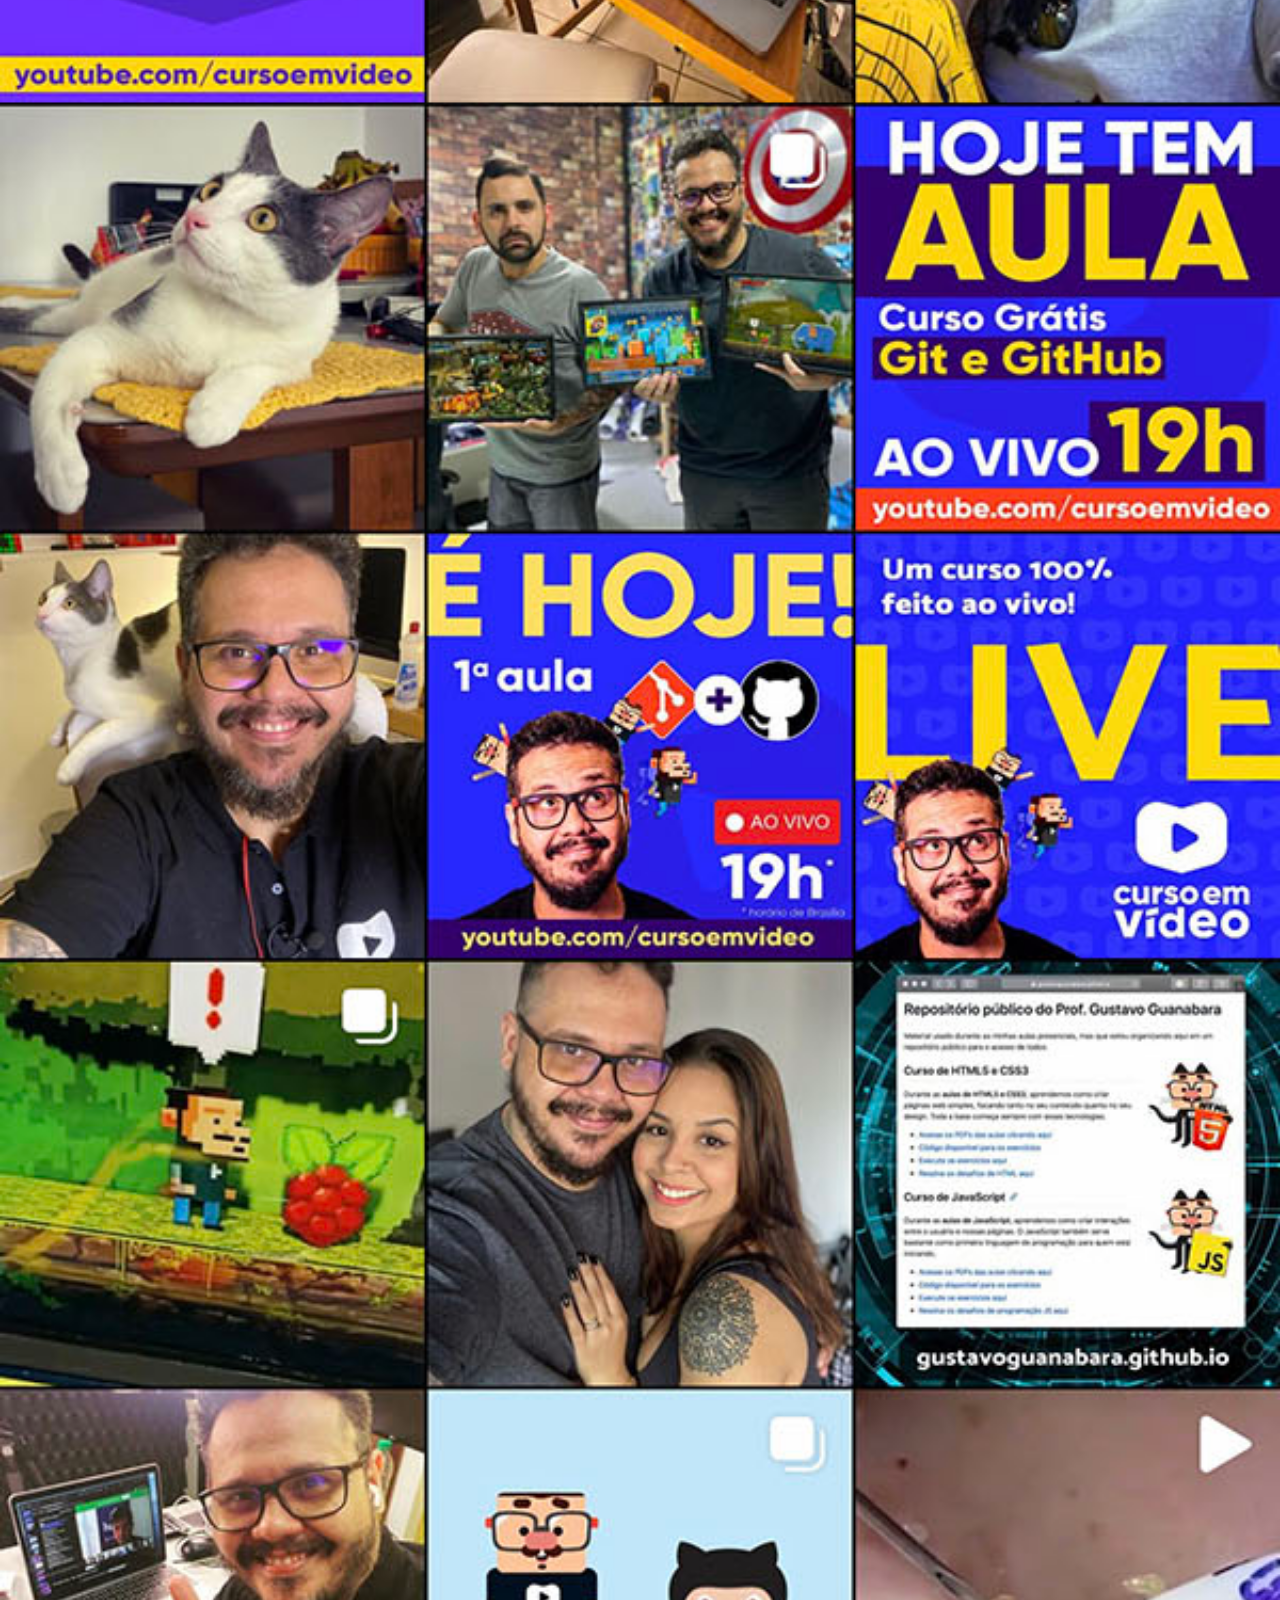
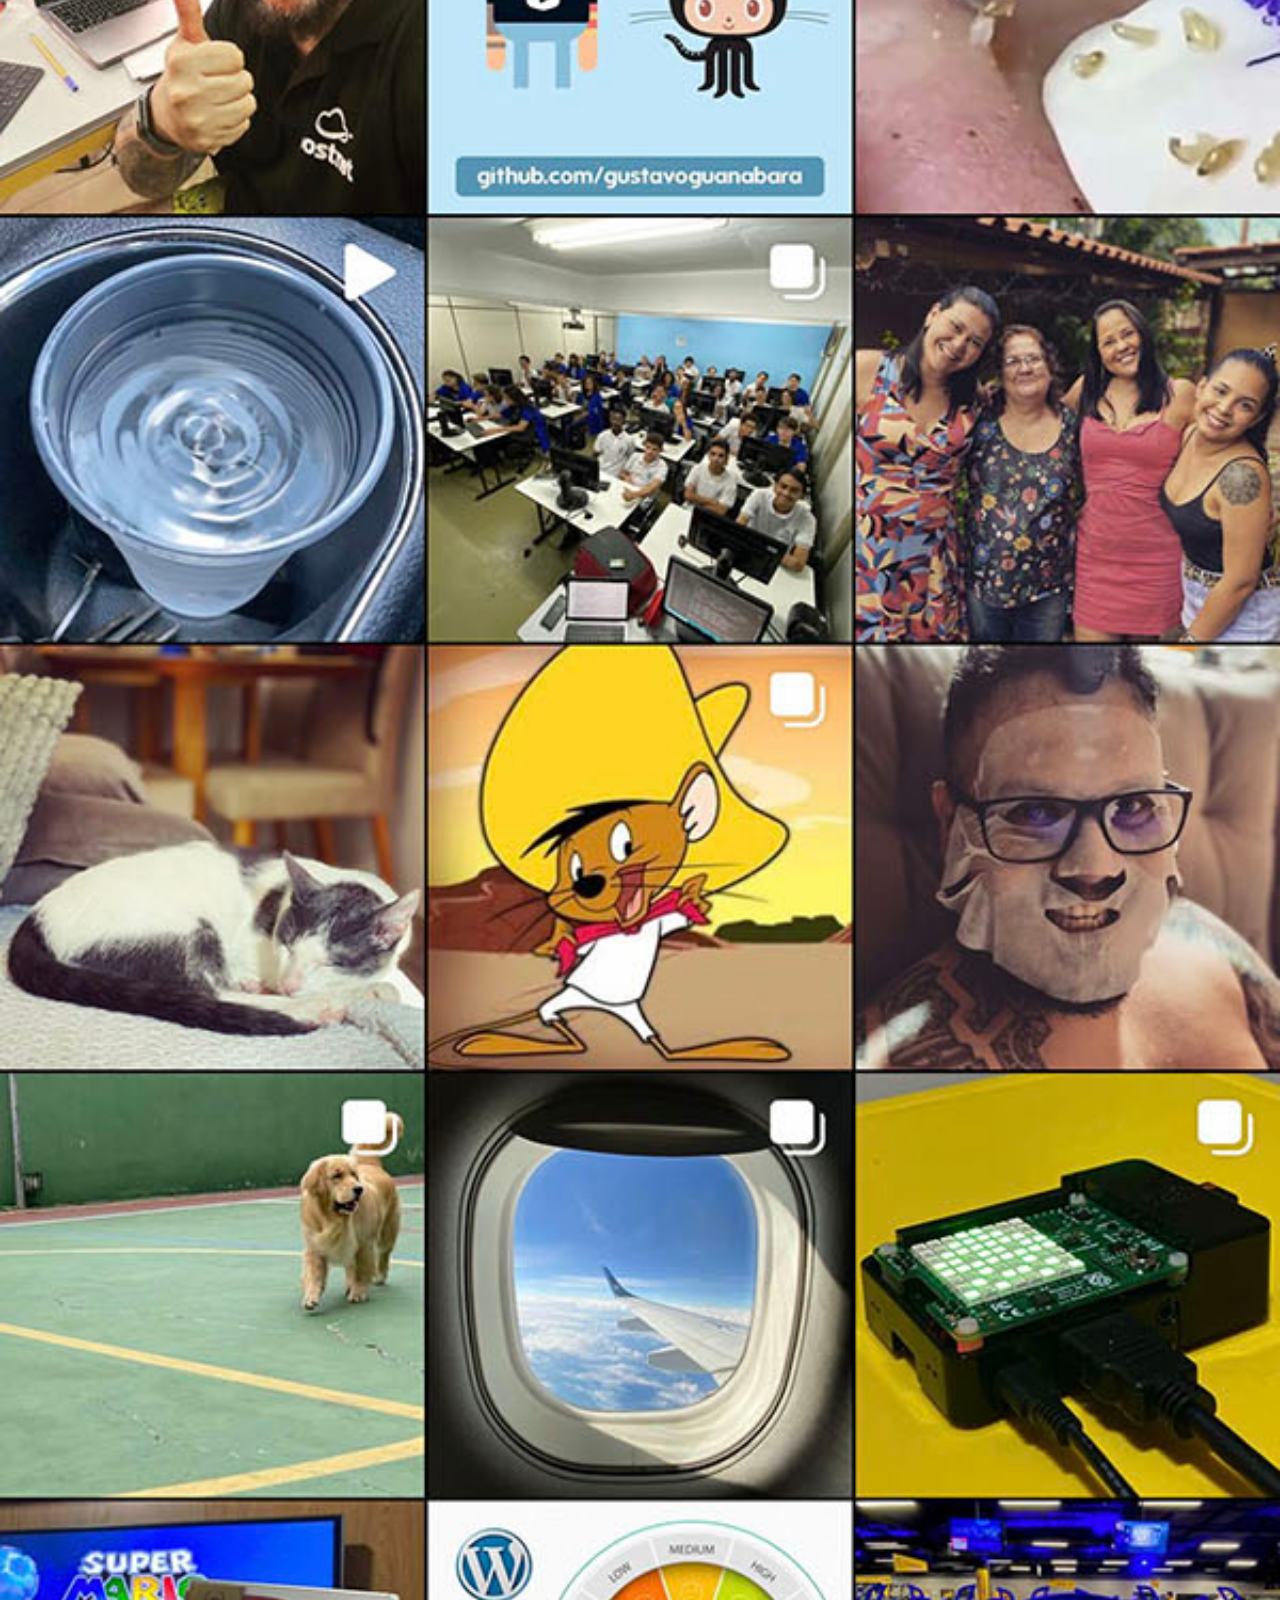
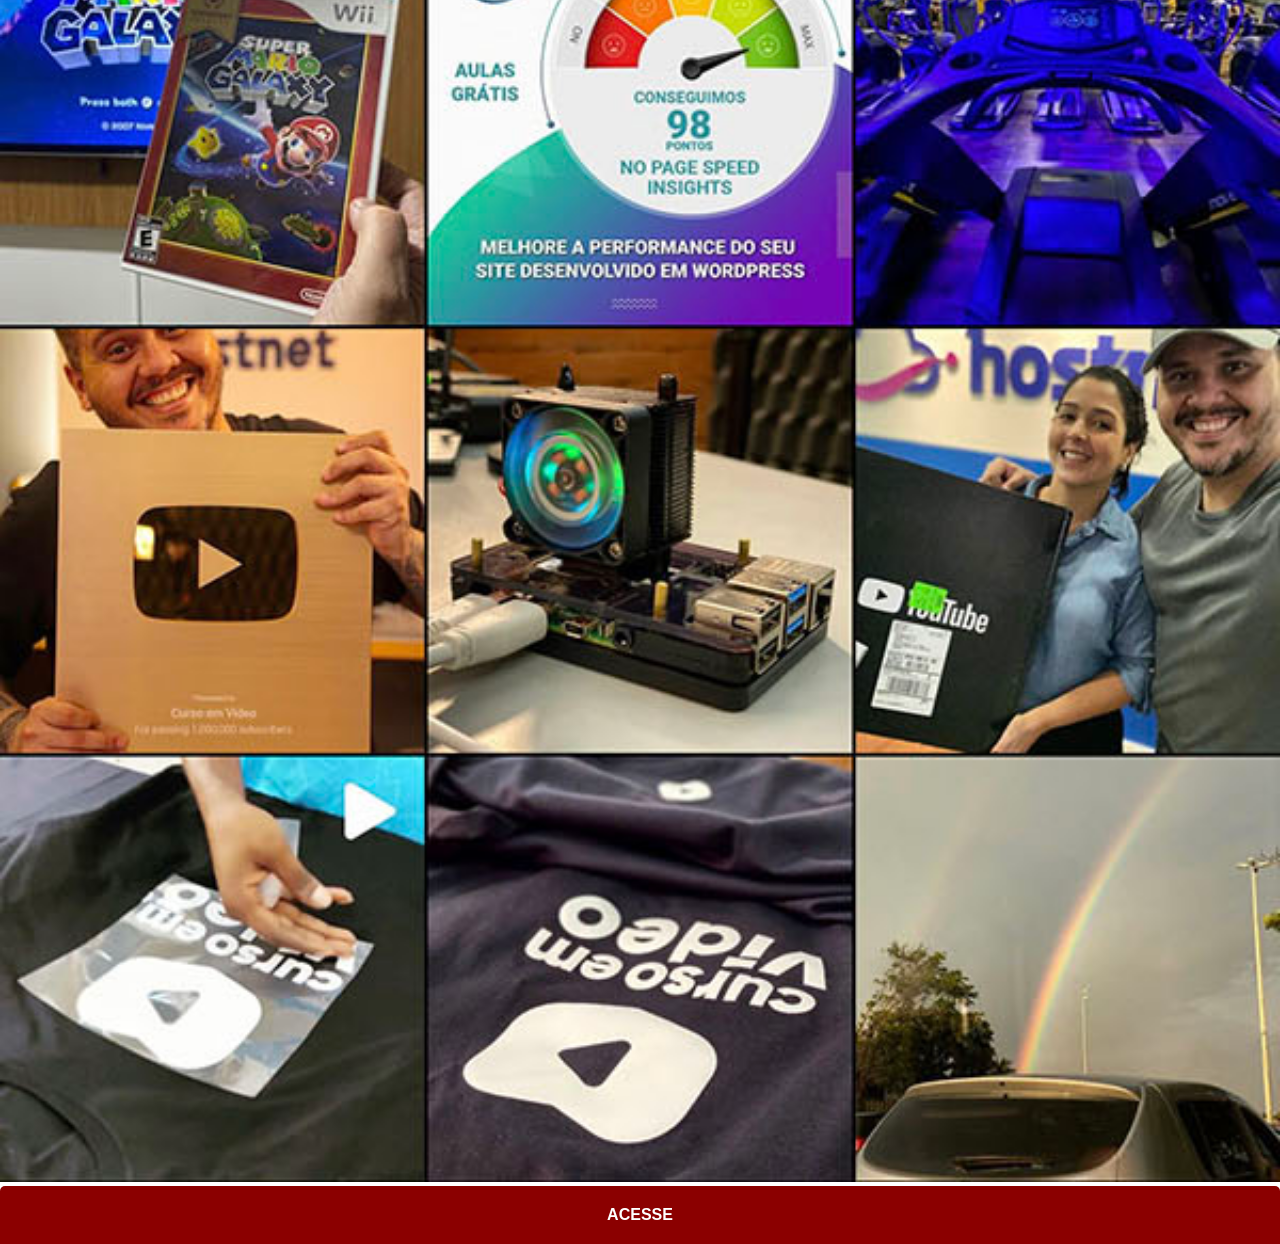
<file: instagram.html>
<!DOCTYPE html>
<html lang="pt-BR">
<head>
    <meta charset="UTF-8">
    <meta name="viewport" content="width=device-width, initial-scale=1.0">
    <title>Instagram</title>
    <link rel="stylesheet" href="estilos/social.css">
</head>
<body>
    <img src="imagens/tela-instagram.jpg" alt="Instagram">
    <a href="https://www.instagram.com/fglanna" target="_blank">ACESSE</a>
</body>
</html>
</file>
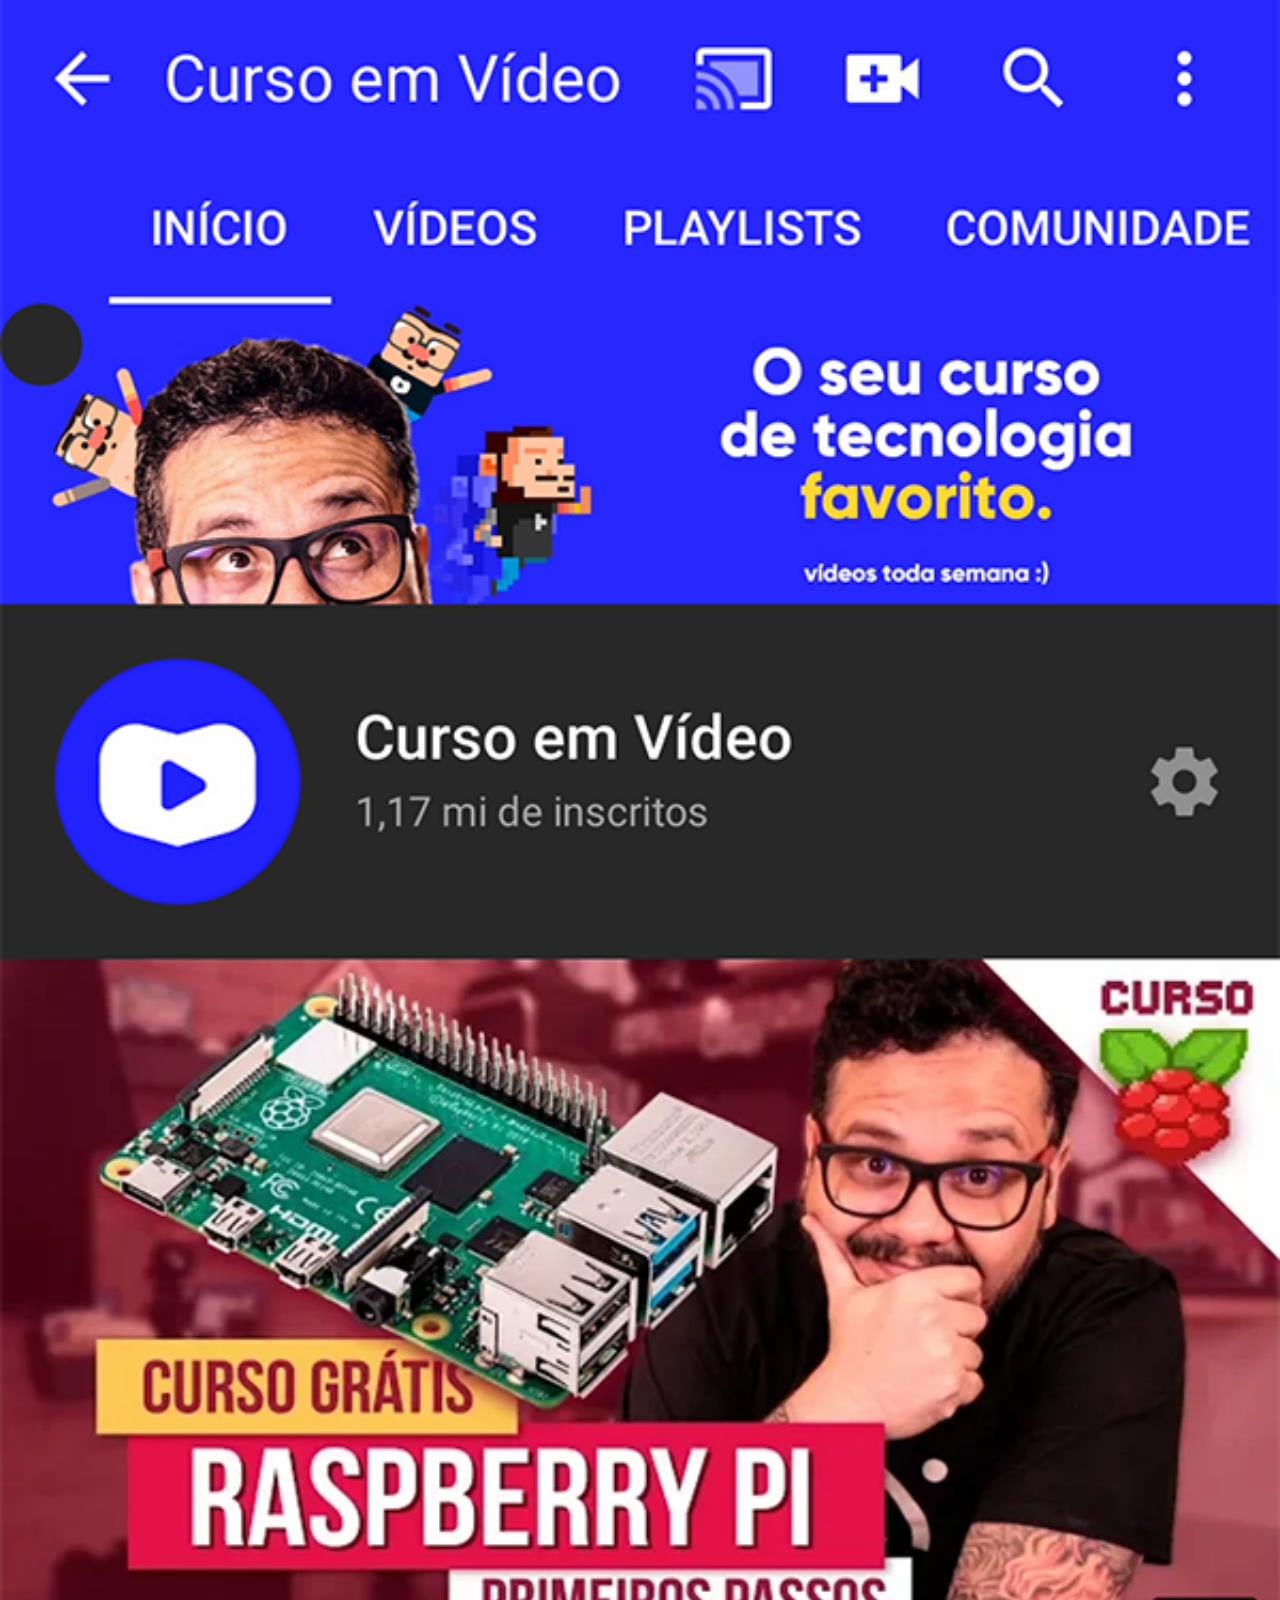
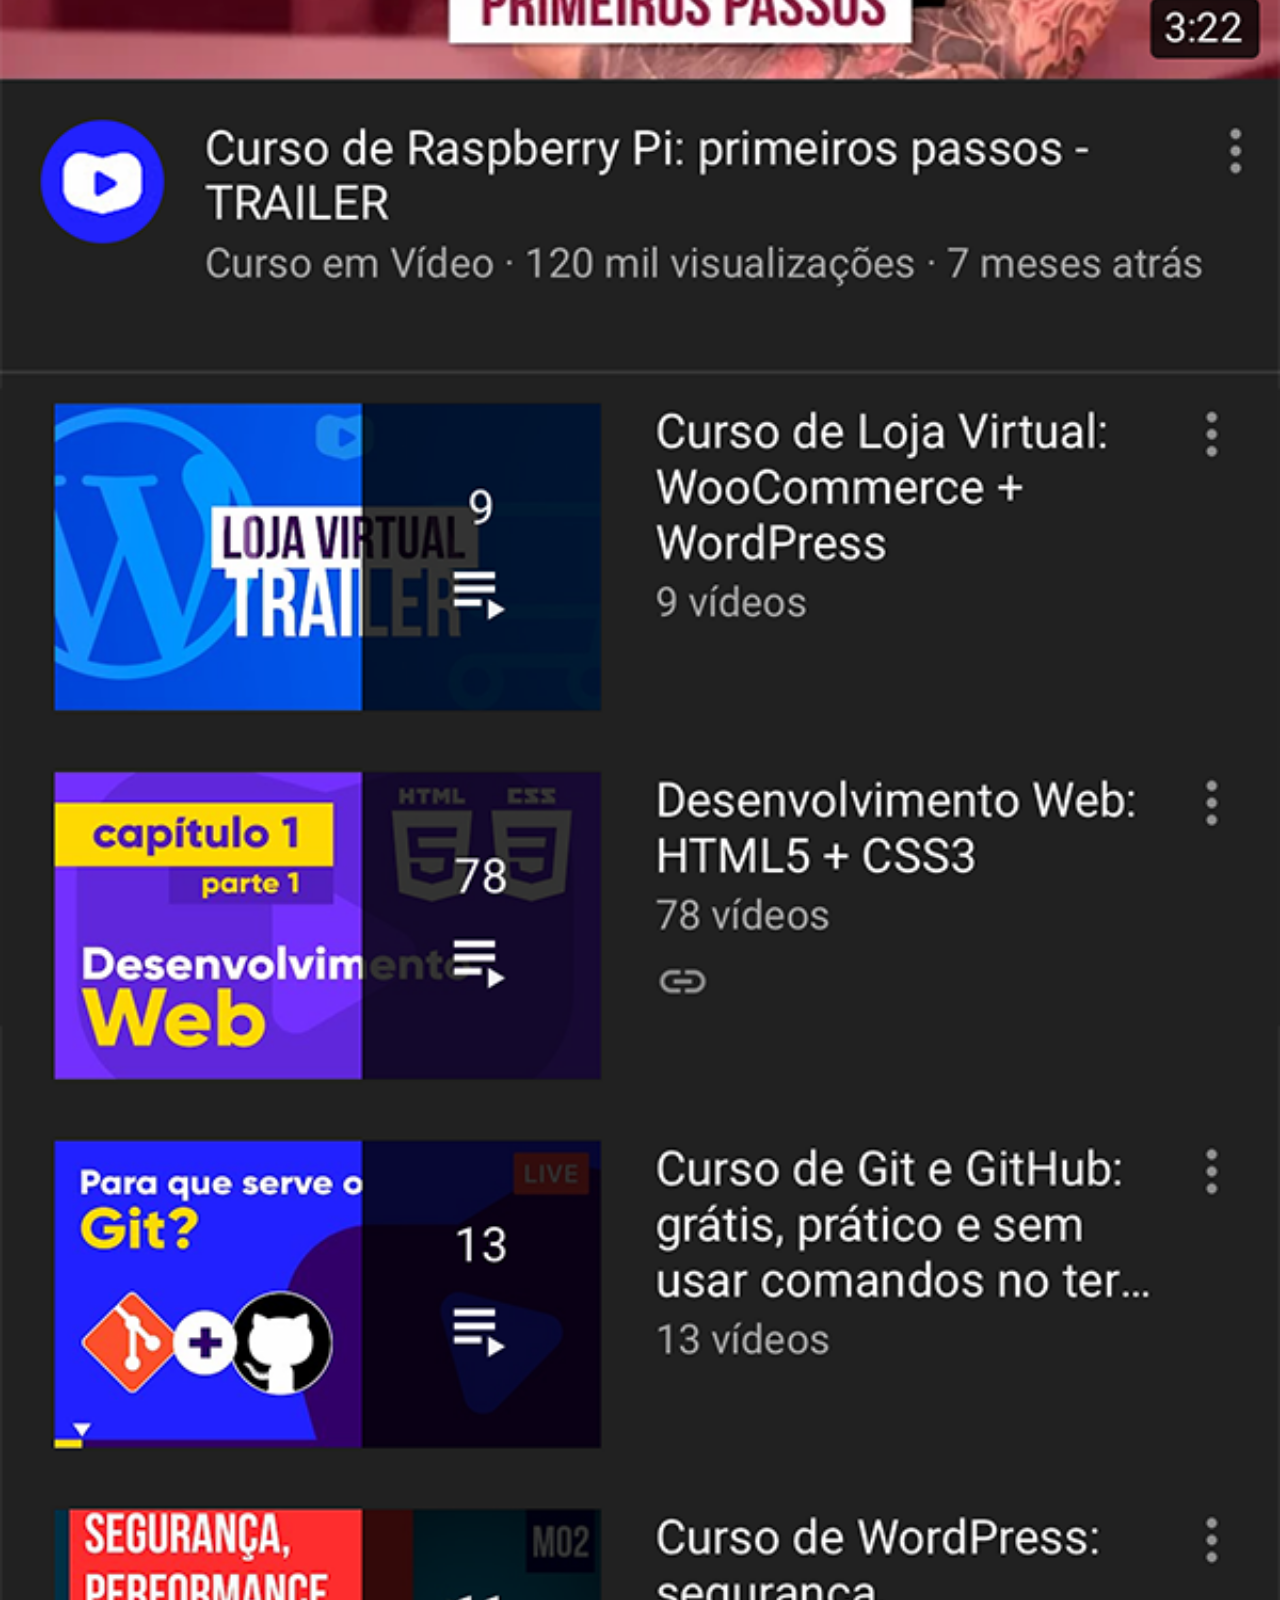
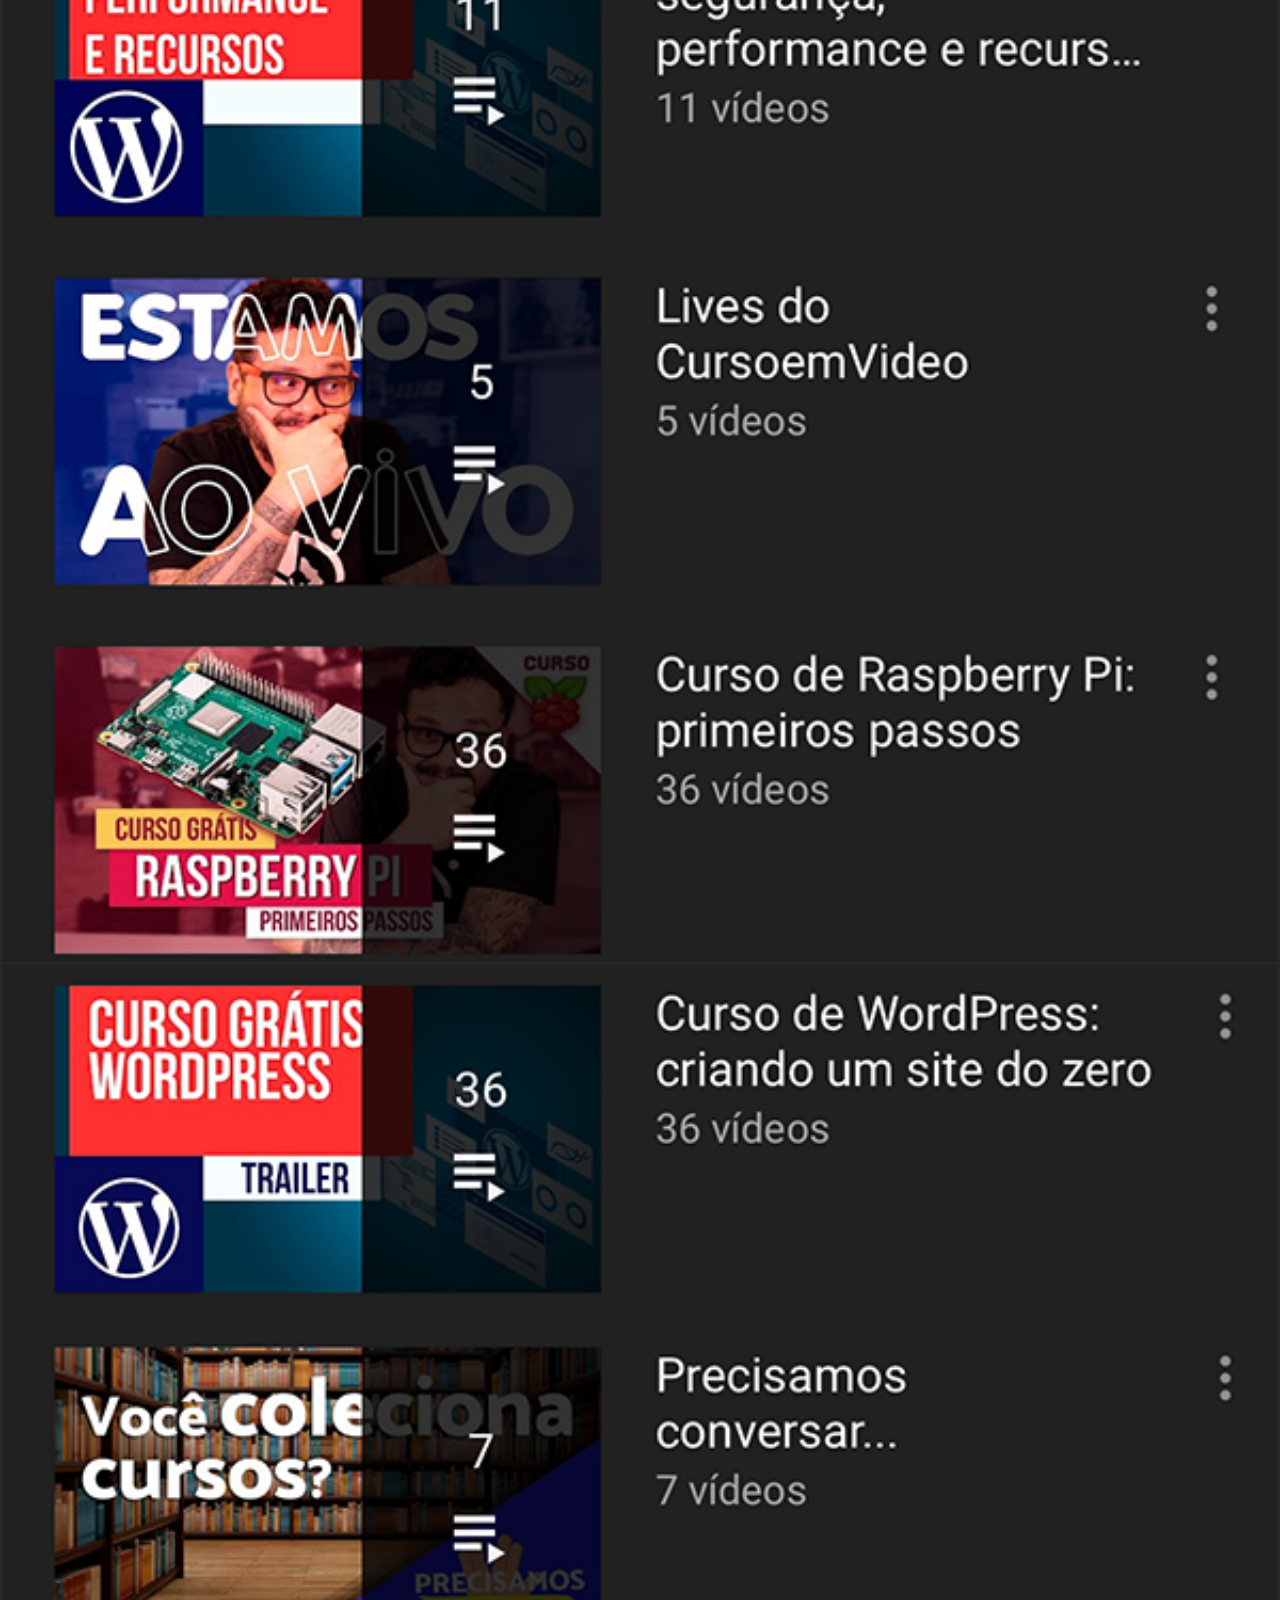
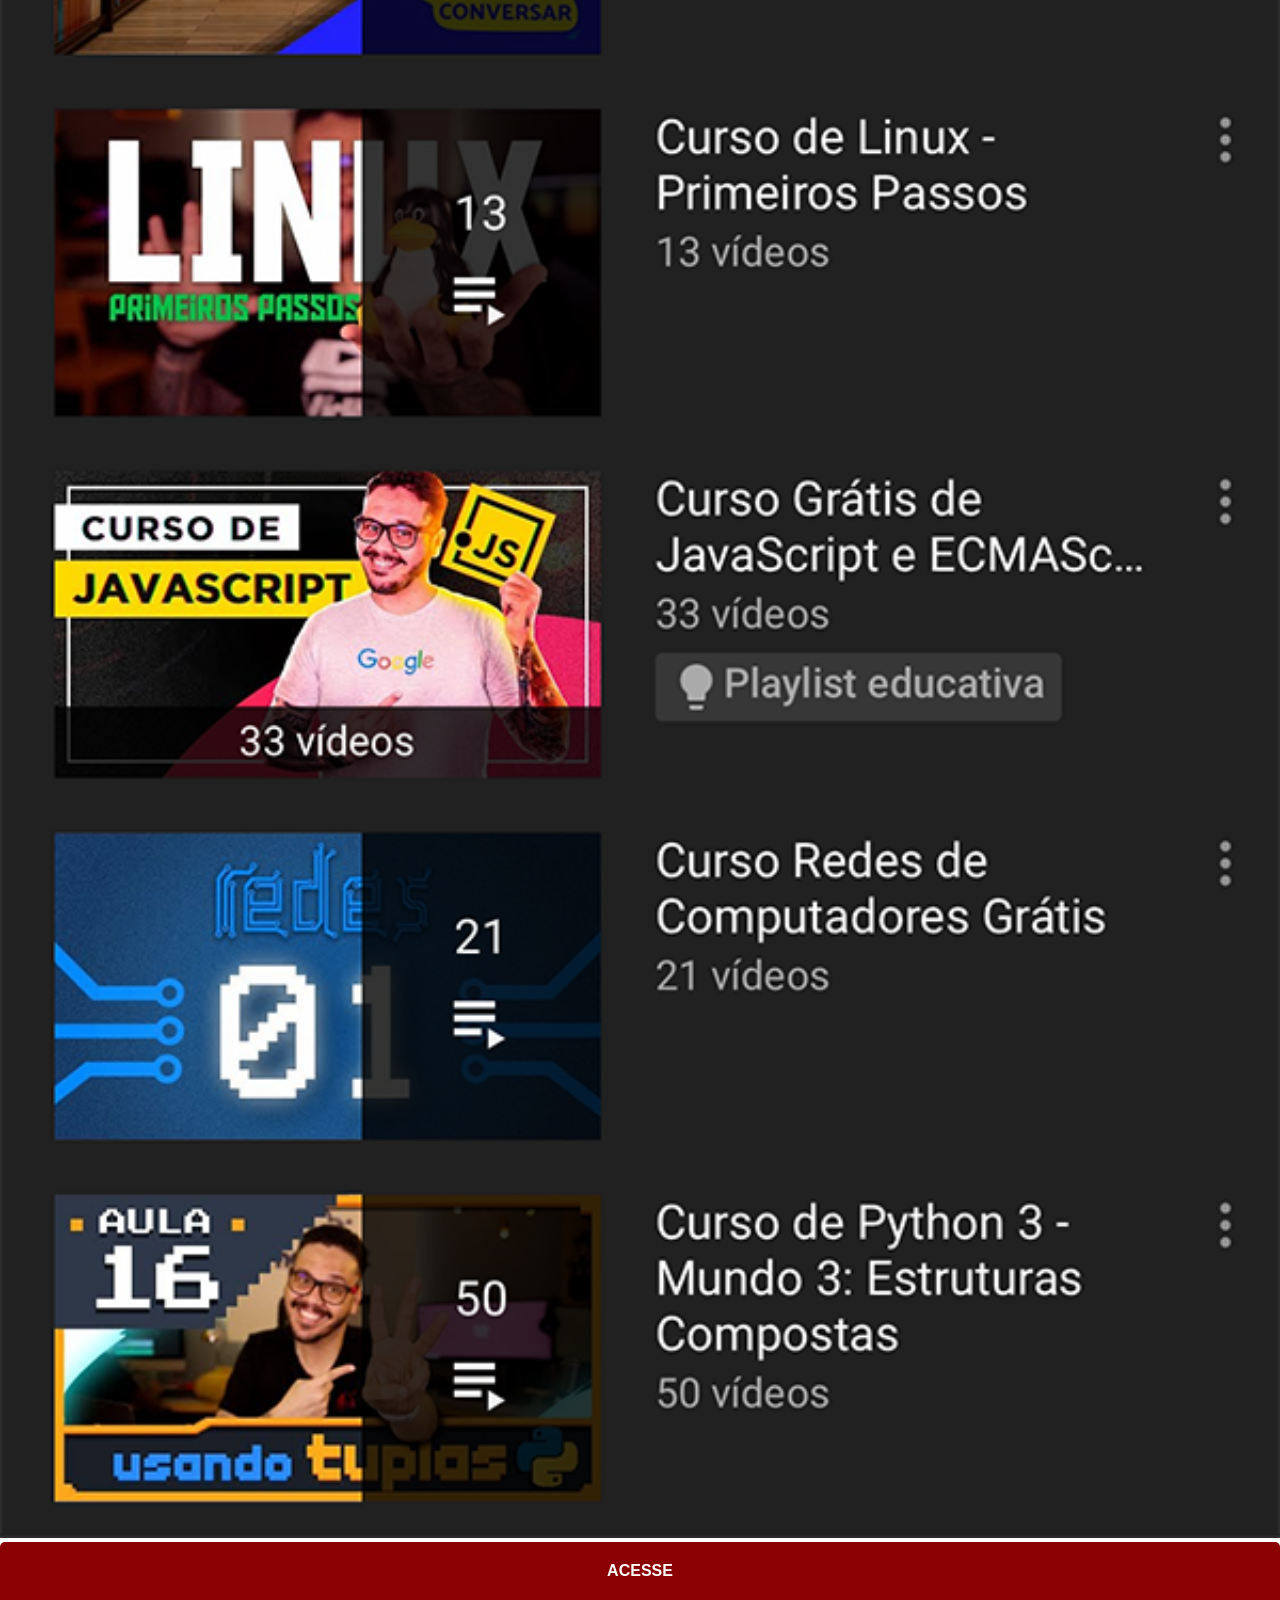
<file: youtube.html>
<!DOCTYPE html>
<html lang="pt-BR">
<head>
    <meta charset="UTF-8">
    <meta name="viewport" content="width=device-width, initial-scale=1.0">
    <title>Youtube</title>
    <link rel="stylesheet" href="estilos/social.css">
</head>
<body>
    <img src="imagens/tela-youtube.png" alt="Youtube">
    <a href="https://www.youtube.com/@cursoemvideo/playlists" target="_blank">ACESSE</a>
</body>
</html>
</file>
<file: estilos/style.css>
@charset "UTF-8";

* {
  margin: 0;
  padding: 0;
  font-family: Arial, Helvetica, sans-serif;
}

html,
body {
  height: 100vh;
  width: 100vw;
  background-color: black;
}

body {
    background: url('../imagens/fundo-madeira.jpg') no-repeat top center;
    background-size: cover;
    background-attachment: fixed;
}

main {
  /* *Container de fora (position relative)*/
  position: relative;
  height: 100vh;
  
}

section#telefone {
  /* *Container de dentro (position absolute)*/
  position: absolute;
  top: 50%;
  left: 50%;
  transform: translate(-50%, -50%);

  height: 627px;
  width: 311px;
  

  background: url('../imagens/frame-iphone.png') no-repeat;
}

iframe {
    width: 267.8px;
    height: 472px;
    position: relative;
    top: 80px;
    left: 22px
}

section#redes-sociais img {
    width: 50px;
    margin: 10px;   
    border-radius: 50%;
    box-shadow: 2px 2px 5px rgba(0, 0, 0, 0.400);
    box-sizing: border-box;
    cursor: pointer
}

section#redes-sociais {
    text-align: right;
}

section#redes-sociais img:hover {
    border: 2px solid rgba(255, 255, 255, 0.637);
    box-shadow: 5px 5px 10px rgba(0, 0, 0, 0.623);
    transform: translate(-3px, -3px);
    transition: transform .3s, border .4s;

}
</file>
<file: estilos/social.css>
@charset "UTF-8";

* {
  margin: 0;
  padding: 0;
  font-family: Arial, Helvetica, sans-serif;
}

::-webkit-scrollbar {
  width: 0px;
  height: 0px;
}

img {
  width: 100vw;
}
a {
  display: block;
  color: white;
  background-color: darkred;
  padding: 20px;
  border-top-left-radius: 5px;
  border-top-right-radius: 5px;
  text-align: center;
  font-weight: bolder;
  text-decoration: none;
}

a:hover {
  background-color: red;
  transition-duration: 0.2s;
  color: bisque;
}
</file>
